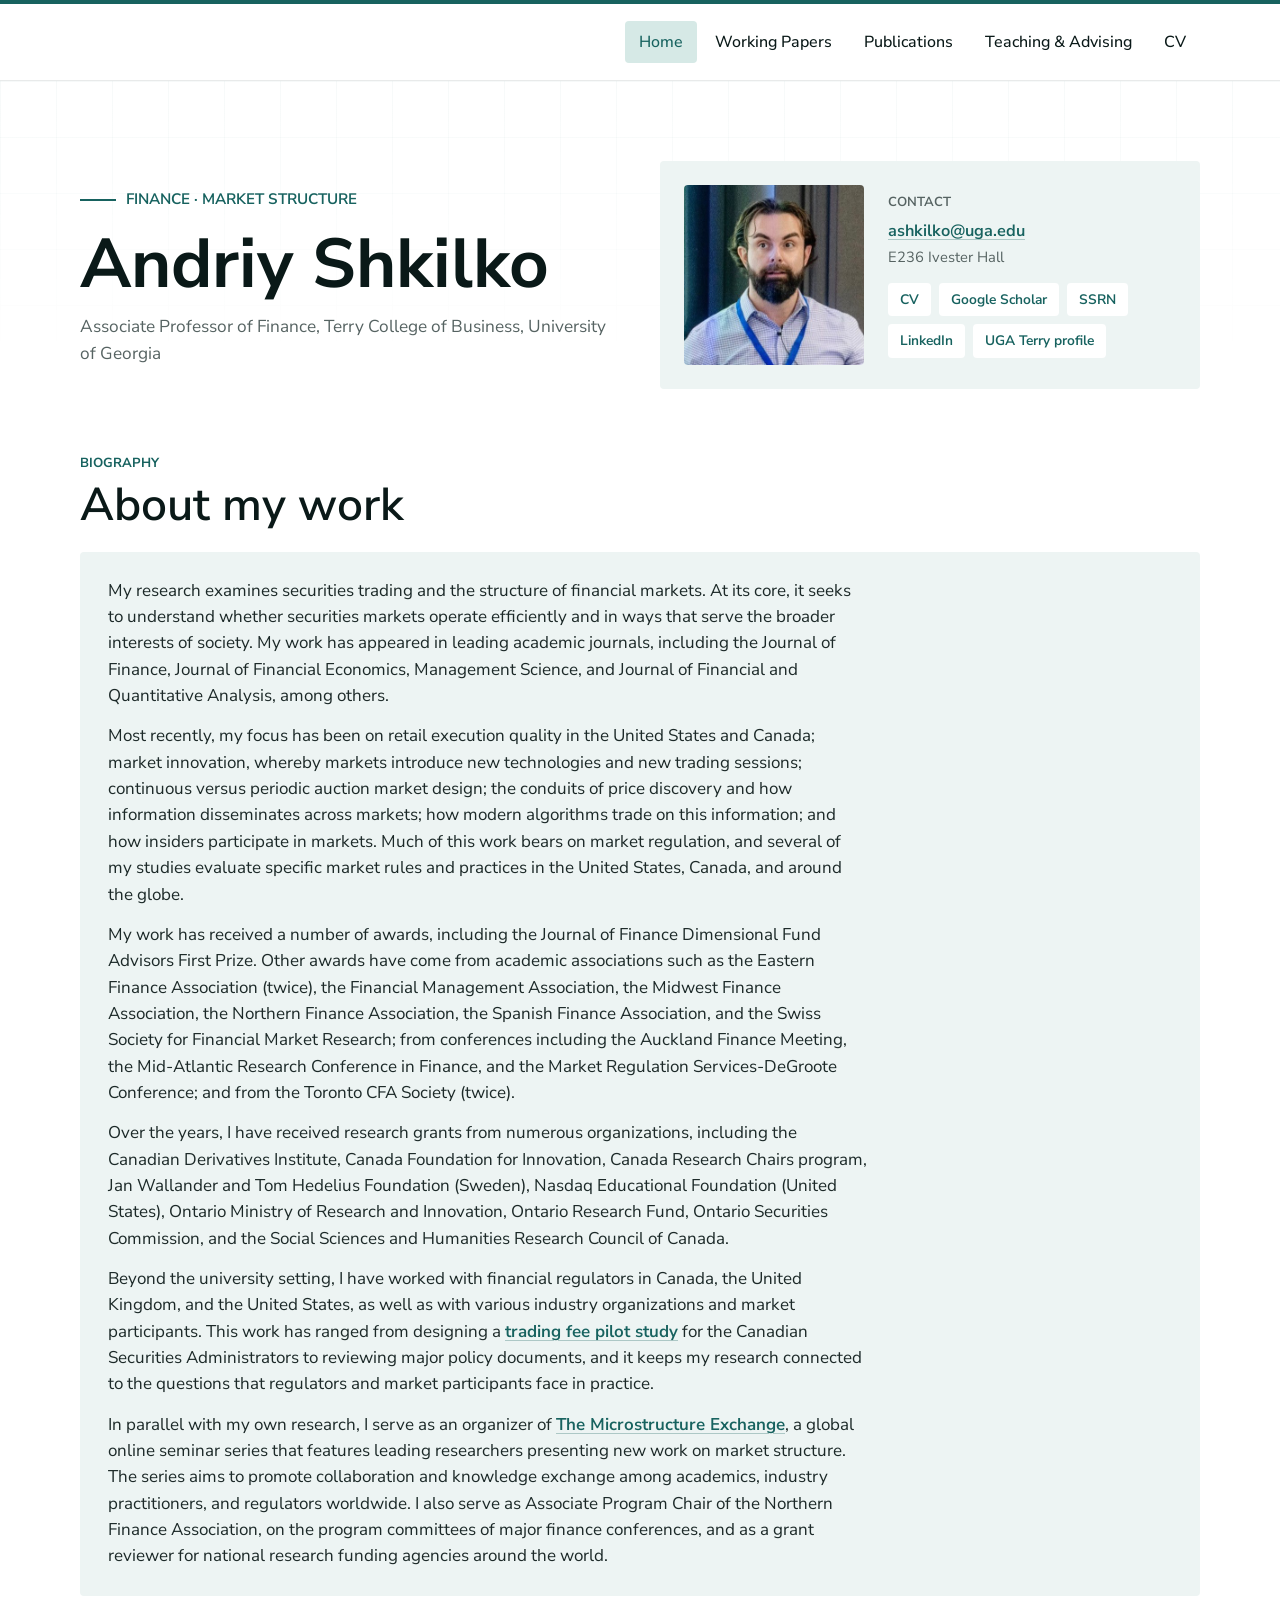
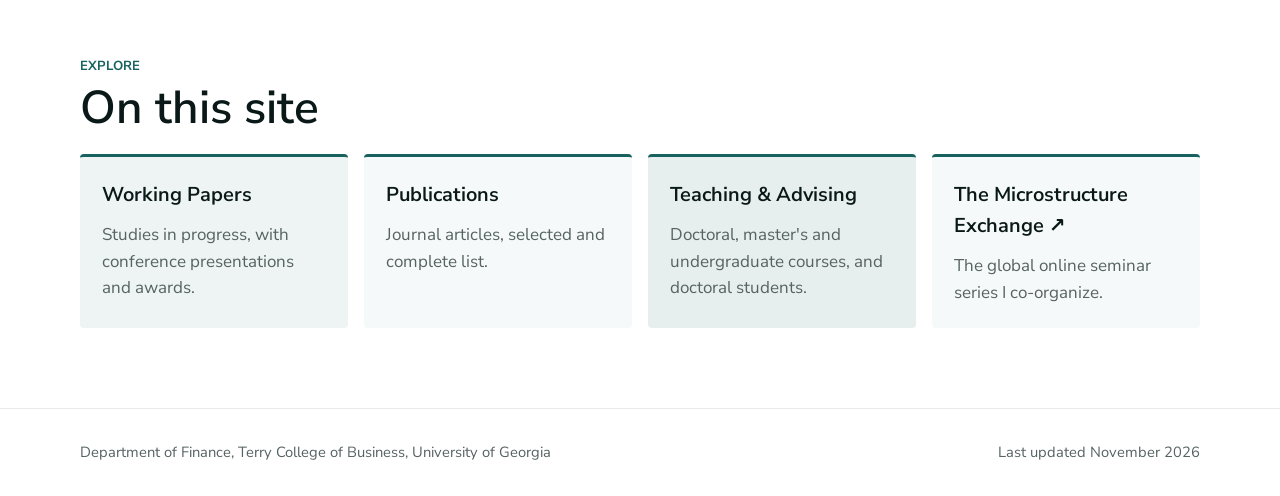
<file: index.html>
<!DOCTYPE html>
<html lang="en">
<head>
<meta charset="utf-8">
<meta name="viewport" content="width=device-width, initial-scale=1">
<title>Andriy Shkilko</title>
<meta name="description" content="Andriy Shkilko, Associate Professor of Finance, Terry College of Business, University of Georgia. Research on securities trading and market structure.">
<link rel="preconnect" href="https://fonts.googleapis.com">
<link rel="preconnect" href="https://fonts.gstatic.com" crossorigin>
<link href="https://fonts.googleapis.com/css2?family=Nunito+Sans:wght@400;500;600;700;800&display=swap" rel="stylesheet">
<link rel="stylesheet" href="site.css">
<link rel="icon" href="favicon.ico" sizes="any">
<link rel="icon" href="favicon.svg" type="image/svg+xml">
<link rel="apple-touch-icon" href="apple-touch-icon.png">
<meta name="theme-color" content="#17625f">
<link rel="canonical" href="https://andriyshkilko.com/">
<meta property="og:url" content="https://andriyshkilko.com/">
<meta property="og:type" content="website">
<meta property="og:site_name" content="Andriy Shkilko">
<meta property="og:title" content="Andriy Shkilko">
<meta property="og:description" content="Andriy Shkilko, Associate Professor of Finance, Terry College of Business, University of Georgia. Research on securities trading and market structure.">
<meta property="og:image" content="https://andriyshkilko.com/share-preview.jpg">
<meta property="og:image:width" content="1200">
<meta property="og:image:height" content="630">
<meta property="og:image:alt" content="Andriy Shkilko, Associate Professor of Finance, Terry College of Business, University of Georgia">
<meta name="twitter:card" content="summary_large_image">
<script type="application/ld+json">{"@context": "https://schema.org", "@type": "Person", "name": "Andriy Shkilko", "jobTitle": "Associate Professor of Finance", "affiliation": {"@type": "CollegeOrUniversity", "name": "Terry College of Business, University of Georgia"}, "image": "https://andriyshkilko.com/photo.jpg", "sameAs": ["https://www.terry.uga.edu/directory/andriy-shkilko/", "https://scholar.google.ca/citations?user=bDojNmYAAAAJ&hl=en", "https://papers.ssrn.com/sol3/cf_dev/AbsByAuth.cfm?per_id=385617", "https://www.linkedin.com/in/andriy-shkilko-00439b31/"], "knowsAbout": ["Securities trading", "Market structure", "Market microstructure", "Financial regulation"], "url": "https://andriyshkilko.com/"}</script>
</head>
<body>

<header class="topbar">
  <nav class="shell nav" aria-label="Primary navigation">
    <div class="navlinks">
      <a class="active" aria-current="page" href="index.html">Home</a>
      <a href="working-papers.html">Working Papers</a>
      <a href="publications.html">Publications</a>
      <a href="teaching.html">Teaching &amp; Advising</a>
      <a href="Shkilko-CV.pdf">CV</a>
    </div>
  </nav>
</header>

<section class="hero">
  <div class="shell hero-layout">
    <div>
      <p class="eyebrow">Finance &middot; Market structure</p>
      <h1>Andriy Shkilko</h1>
      <p class="role">Associate Professor of Finance, Terry College of Business, University of Georgia</p>
    </div>
    <aside class="hero-panel">
      <img src="photo.jpg" alt="Andriy Shkilko">
      <div>
        <span class="panel-label">Contact</span>
        <a class="panel-email" id="email" data-u="ashkilko" data-d="uga" data-t="edu">ashkilko at uga dot edu</a>
        <span class="panel-office">E236 Ivester Hall</span>
        <div class="pills">
          <a class="pill" href="Shkilko-CV.pdf">CV</a>
          <a class="pill" href="https://scholar.google.ca/citations?user=bDojNmYAAAAJ&hl=en">Google Scholar</a>
          <a class="pill" href="https://papers.ssrn.com/sol3/cf_dev/AbsByAuth.cfm?per_id=385617">SSRN</a>
          <a class="pill" href="https://www.linkedin.com/in/andriy-shkilko-00439b31/">LinkedIn</a>
          <a class="pill" href="https://www.terry.uga.edu/directory/andriy-shkilko/">UGA Terry profile</a>
        </div>
      </div>
    </aside>
  </div>
</section>

<main class="shell">
<section class="section" id="biography">
  <p class="section-kicker">Biography</p>
  <h2>About my work</h2>
  <div class="card">
    <p>My research examines securities trading and the structure of financial markets. At its core, it seeks to understand whether securities markets operate efficiently and in ways that serve the broader interests of society. My work has appeared in leading academic journals, including the Journal of Finance, Journal of Financial Economics, Management Science, and Journal of Financial and Quantitative Analysis, among others.</p>
    <p>Most recently, my focus has been on retail execution quality in the United States and Canada; market innovation, whereby markets introduce new technologies and new trading sessions; continuous versus periodic auction market design; the conduits of price discovery and how information disseminates across markets; how modern algorithms trade on this information; and how insiders participate in markets. Much of this work bears on market regulation, and several of my studies evaluate specific market rules and practices in the United States, Canada, and around the globe.</p>
    <p>My work has received a number of awards, including the Journal of Finance Dimensional Fund Advisors First Prize. Other awards have come from academic associations such as the Eastern Finance Association (twice), the Financial Management Association, the Midwest Finance Association, the Northern Finance Association, the Spanish Finance Association, and the Swiss Society for Financial Market Research; from conferences including the Auckland Finance Meeting, the Mid-Atlantic Research Conference in Finance, and the Market Regulation Services-DeGroote Conference; and from the Toronto CFA Society (twice).</p>
    <p>Over the years, I have received research grants from numerous organizations, including the Canadian Derivatives Institute, Canada Foundation for Innovation, Canada Research Chairs program, Jan Wallander and Tom Hedelius Foundation (Sweden), Nasdaq Educational Foundation (United States), Ontario Ministry of Research and Innovation, Ontario Research Fund, Ontario Securities Commission, and the Social Sciences and Humanities Research Council of Canada.</p>
    <p>Beyond the university setting, I have worked with financial regulators in Canada, the United Kingdom, and the United States, as well as with various industry organizations and market participants. This work has ranged from designing a <a href="https://www.bcsc.bc.ca/-/media/PWS/Resources/Securities_Law/Policies/Policy2/23325--Appendix-A--Design-Report-for-the-CSA-Pilot-Study-on-Rebate-Prohibition-January-23-2020.pdf">trading fee pilot study</a> for the Canadian Securities Administrators to reviewing major policy documents, and it keeps my research connected to the questions that regulators and market participants face in practice.</p>
    <p>In parallel with my own research, I serve as an organizer of <a href="https://microstructure.exchange/">The Microstructure Exchange</a>, a global online seminar series that features leading researchers presenting new work on market structure. The series aims to promote collaboration and knowledge exchange among academics, industry practitioners, and regulators worldwide. I also serve as Associate Program Chair of the Northern Finance Association, on the program committees of major finance conferences, and as a grant reviewer for national research funding agencies around the world.</p>
  </div>
</section>

<section class="section">
  <p class="section-kicker">Explore</p>
  <h2>On this site</h2>
  <div class="landing">
    <a href="working-papers.html"><strong>Working Papers</strong><span>Studies in progress, with conference presentations and awards.</span></a>
    <a href="publications.html"><strong>Publications</strong><span>Journal articles, selected and complete list.</span></a>
    <a href="teaching.html"><strong>Teaching &amp; Advising</strong><span>Doctoral, master's and undergraduate courses, and doctoral students.</span></a>
    <a href="https://microstructure.exchange/" target="_blank" rel="noopener"><strong>The Microstructure Exchange &#8599;</strong><span>The global online seminar series I co-organize.</span></a>
  </div>
</section>
</main>

<footer>
  <div class="shell footer-row">
    <span>Department of Finance, Terry College of Business, University of Georgia</span>
    <span>Last updated November 2026</span>
  </div>
</footer>
<script>
(function () {
  var a = document.getElementById("email");
  if (!a) return;
  var addr = a.dataset.u + "@" + a.dataset.d + "." + a.dataset.t;
  a.href = "mai" + "lto:" + addr;
  a.textContent = addr;
})();
</script>

</body>
</html>
</file>
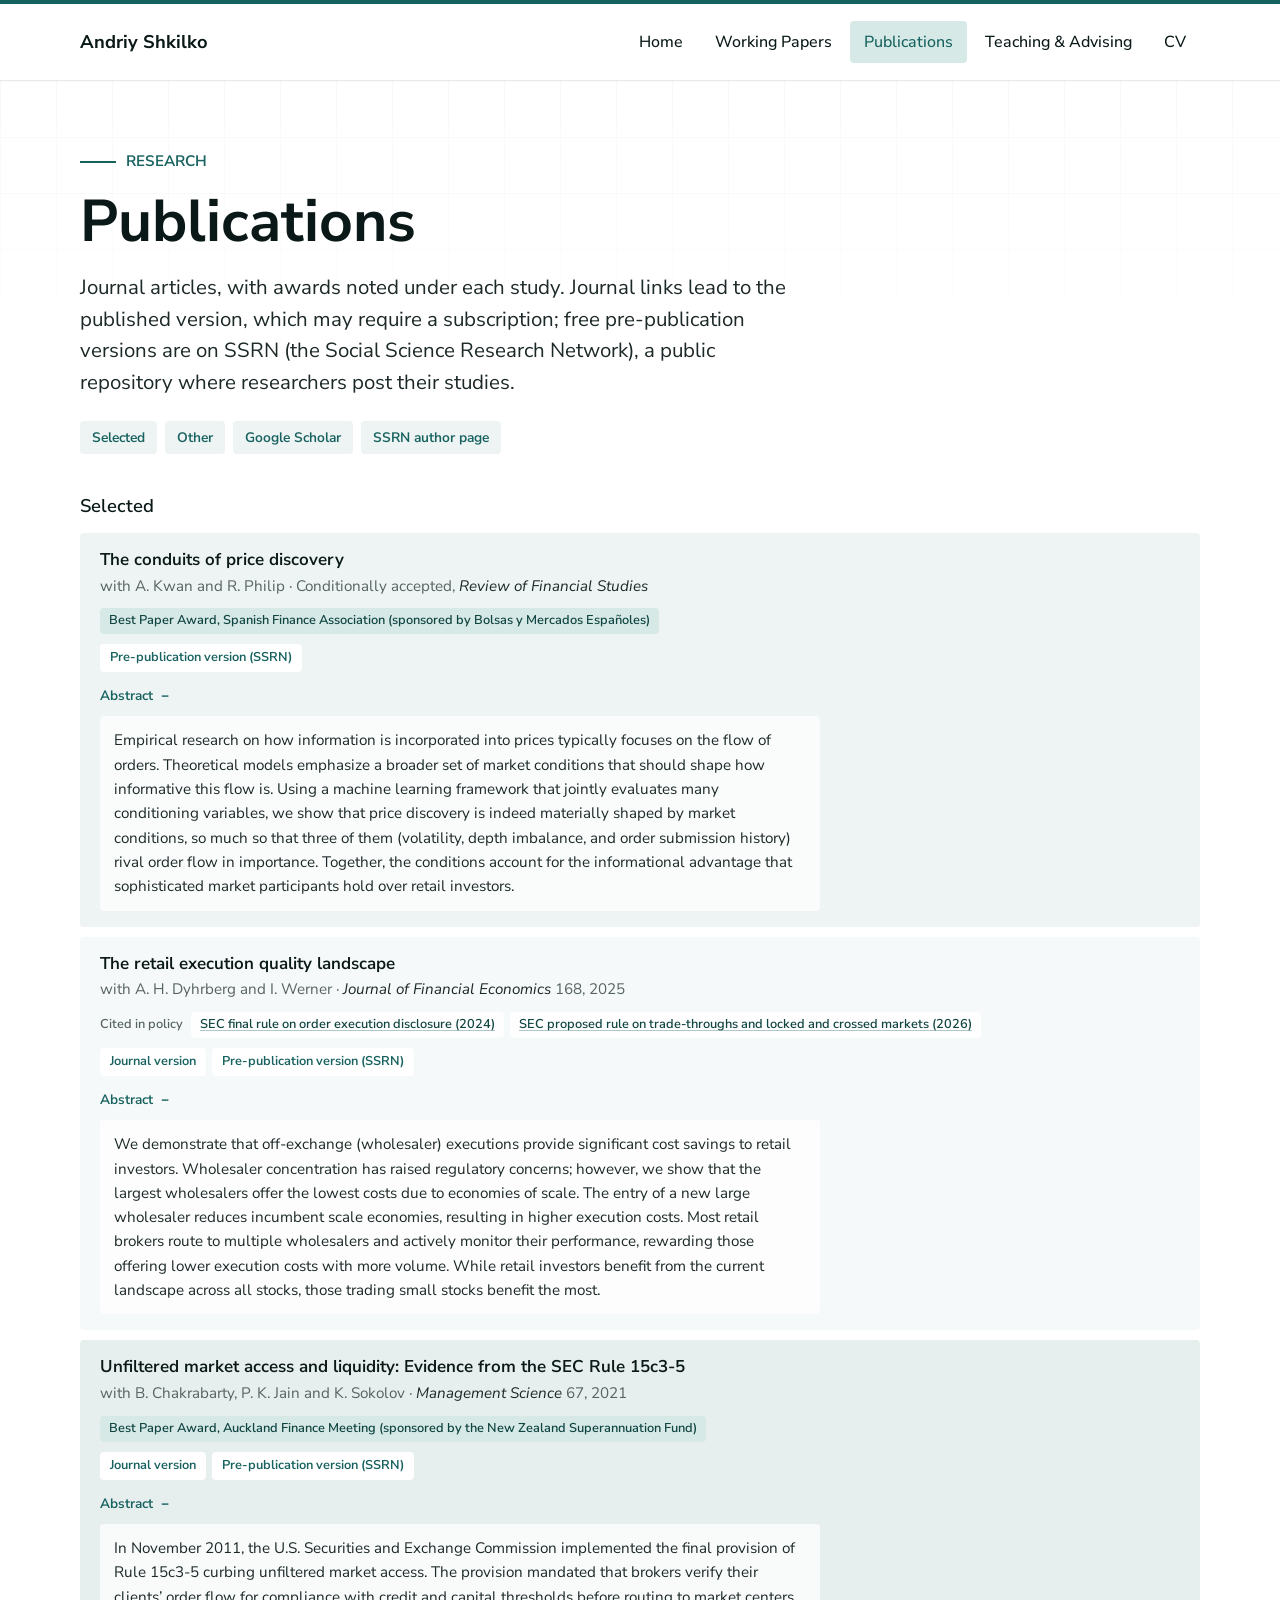
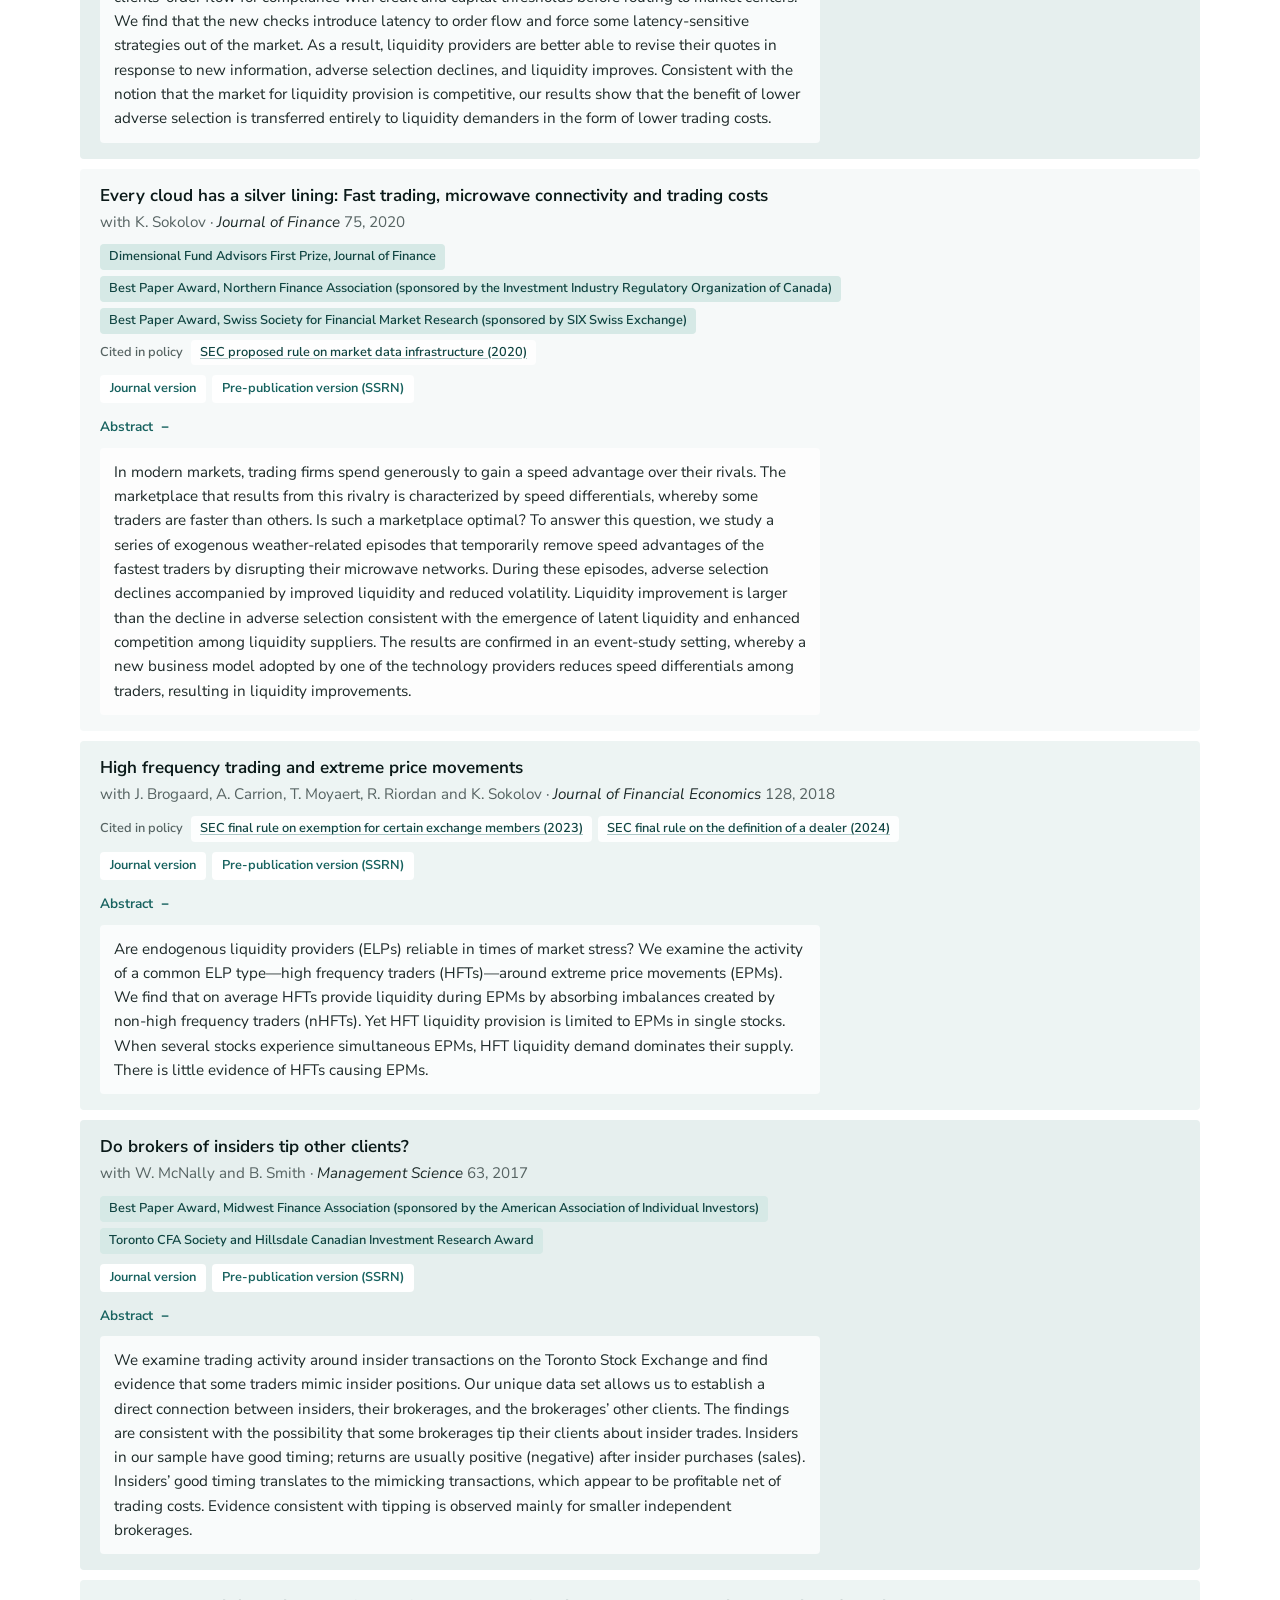
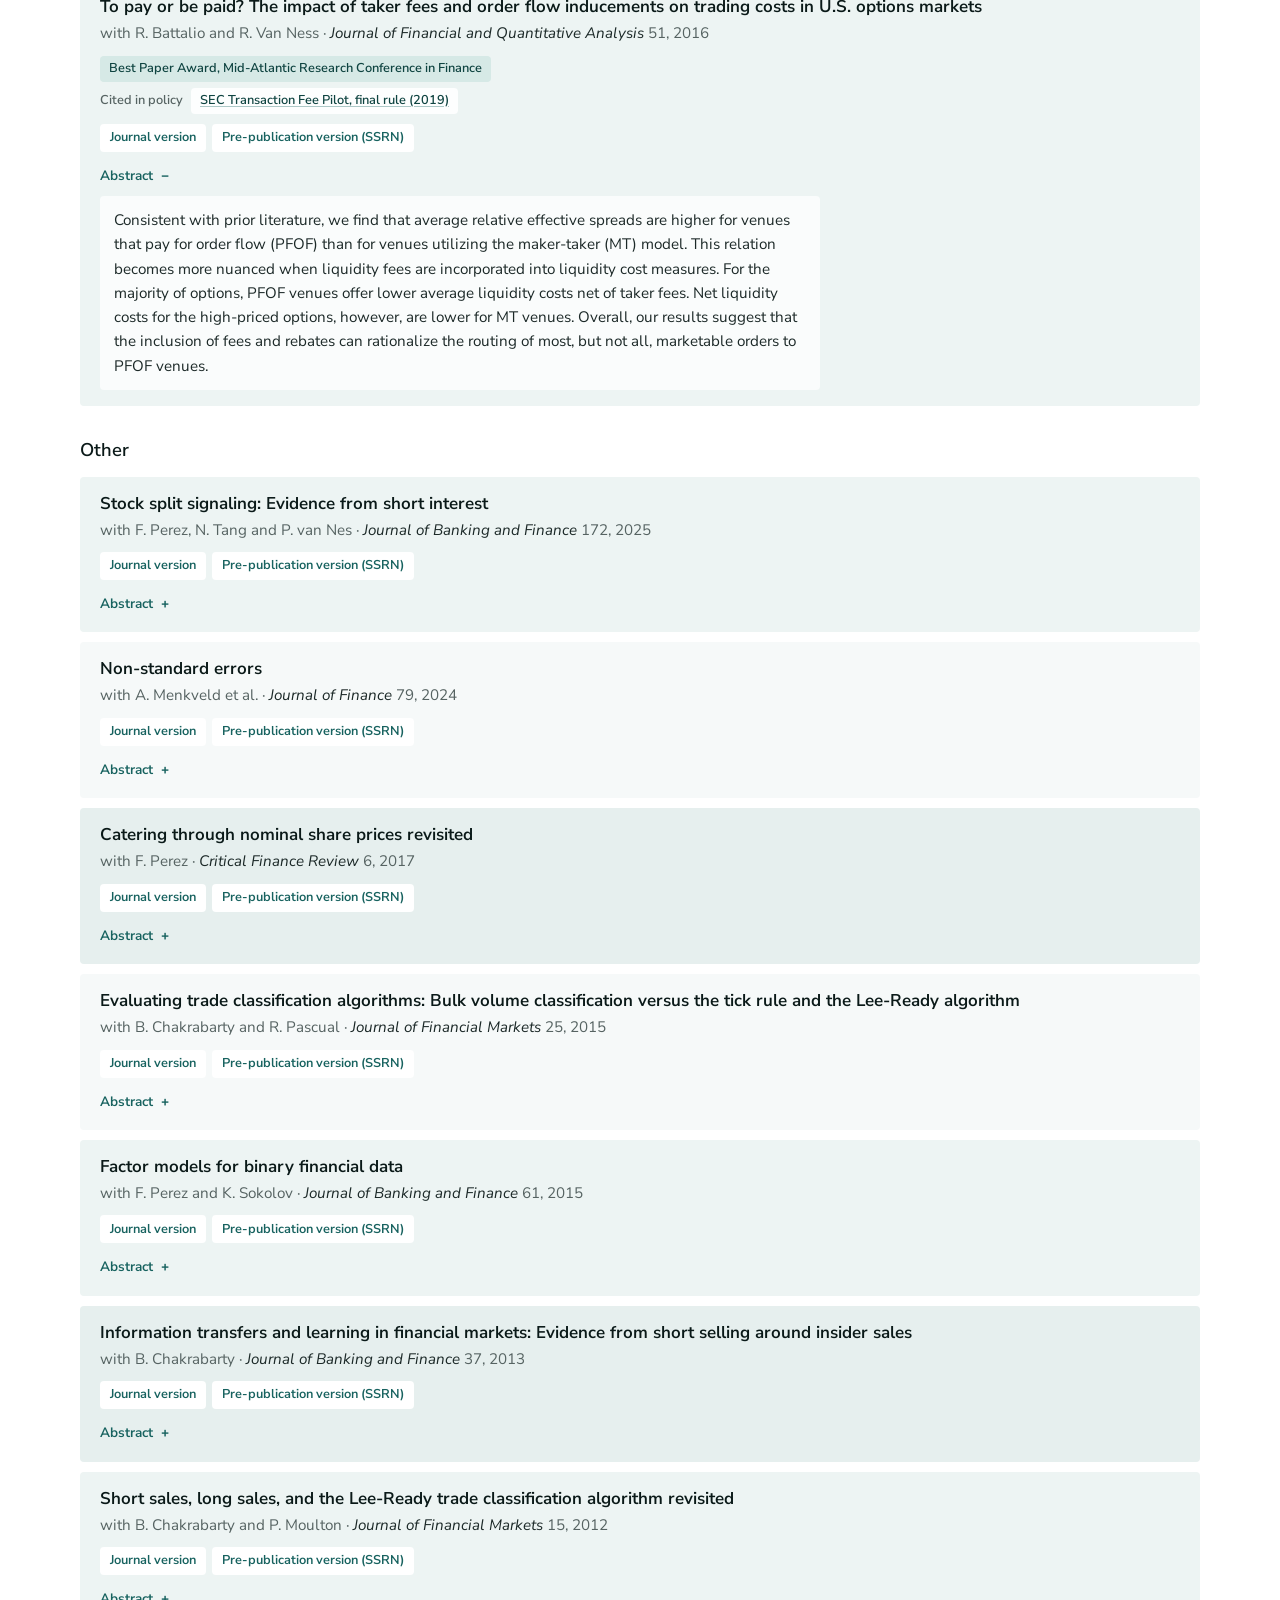
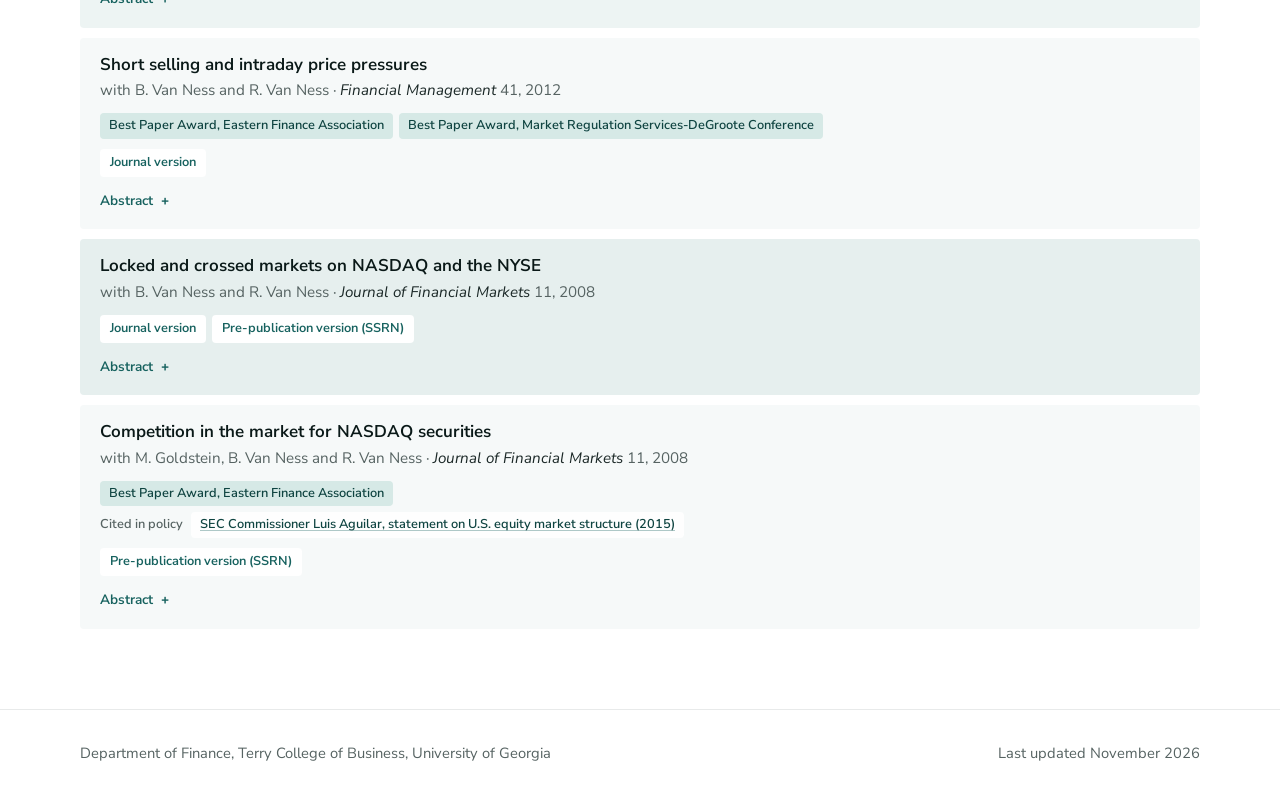
<file: publications.html>
<!DOCTYPE html>
<html lang="en">
<head>
<meta charset="utf-8">
<meta name="viewport" content="width=device-width, initial-scale=1">
<title>Publications | Andriy Shkilko</title>
<meta name="description" content="Journal articles by Andriy Shkilko on securities trading and market structure.">
<link rel="preconnect" href="https://fonts.googleapis.com">
<link rel="preconnect" href="https://fonts.gstatic.com" crossorigin>
<link href="https://fonts.googleapis.com/css2?family=Nunito+Sans:wght@400;500;600;700;800&display=swap" rel="stylesheet">
<link rel="stylesheet" href="site.css">
<link rel="icon" href="favicon.ico" sizes="any">
<link rel="icon" href="favicon.svg" type="image/svg+xml">
<link rel="apple-touch-icon" href="apple-touch-icon.png">
<meta name="theme-color" content="#17625f">
<link rel="canonical" href="https://andriyshkilko.com/publications.html">
<meta property="og:url" content="https://andriyshkilko.com/publications.html">
<meta property="og:type" content="website">
<meta property="og:site_name" content="Andriy Shkilko">
<meta property="og:title" content="Publications | Andriy Shkilko">
<meta property="og:description" content="Journal articles by Andriy Shkilko on securities trading and market structure.">
<meta property="og:image" content="https://andriyshkilko.com/share-preview.jpg">
<meta property="og:image:width" content="1200">
<meta property="og:image:height" content="630">
<meta property="og:image:alt" content="Andriy Shkilko, Associate Professor of Finance, Terry College of Business, University of Georgia">
<meta name="twitter:card" content="summary_large_image">
</head>
<body>

<header class="topbar">
  <nav class="shell nav" aria-label="Primary navigation">
    <a class="brand" href="index.html">Andriy Shkilko</a>
    <div class="navlinks">
      <a href="index.html">Home</a>
      <a href="working-papers.html">Working Papers</a>
      <a class="active" aria-current="page" href="publications.html">Publications</a>
      <a href="teaching.html">Teaching &amp; Advising</a>
      <a href="Shkilko-CV.pdf">CV</a>
    </div>
  </nav>
</header>

<section class="hero compact">
  <div class="shell">
    <p class="eyebrow">Research</p>
    <h1>Publications</h1>
    <p class="lead">Journal articles, with awards noted under each study. Journal links lead to the published version, which may require a subscription; free pre-publication versions are on SSRN (the Social Science Research Network), a public repository where researchers post their studies.</p>
    <div class="subnav"><a class="pill" href="#selected">Selected</a><a class="pill" href="#other">Other</a><a class="pill" href="https://scholar.google.ca/citations?user=bDojNmYAAAAJ&hl=en">Google Scholar</a><a class="pill" href="https://papers.ssrn.com/sol3/cf_dev/AbsByAuth.cfm?per_id=385617">SSRN author page</a></div>
  </div>
</section>

<main class="shell">
<section class="section" id="publications">
  <h3 id="selected">Selected</h3>
  <ol class="rows">
    <li class="row"><strong>The conduits of price discovery</strong>
      <span class="meta">with A. Kwan and R. Philip &middot; Conditionally accepted, <span class="journal">Review of Financial Studies</span></span>
      <div class="tags"><span class="tag award">Best Paper Award, Spanish Finance Association (sponsored by Bolsas y Mercados Espa&ntilde;oles)</span></div>
      <div class="paper-actions"><a class="pill" href="https://papers.ssrn.com/sol3/papers.cfm?abstract_id=3710491">Pre-publication version (SSRN)</a></div>
      <details class="abstract" open><summary>Abstract</summary><p>Empirical research on how information is incorporated into prices typically focuses on the flow of orders. Theoretical models emphasize a broader set of market conditions that should shape how informative this flow is. Using a machine learning framework that jointly evaluates many conditioning variables, we show that price discovery is indeed materially shaped by market conditions, so much so that three of them (volatility, depth imbalance, and order submission history) rival order flow in importance. Together, the conditions account for the informational advantage that sophisticated market participants hold over retail investors.</p></details></li>
    <li class="row"><strong>The retail execution quality landscape</strong>
      <span class="meta">with A. H. Dyhrberg and I. Werner &middot; <span class="journal">Journal of Financial Economics</span> 168, 2025</span>
      <div class="tags"><span class="tag-label">Cited in policy</span><a class="tag policy" href="https://www.federalregister.gov/documents/2024/04/15/2024-05556/disclosure-of-order-execution-information">SEC final rule on order execution disclosure (2024)</a><a class="tag policy" href="https://www.federalregister.gov/documents/2026/06/17/2026-12163/the-trade-through-rule-and-locked-and-crossed-markets-provisions-of-regulation-nms">SEC proposed rule on trade-throughs and locked and crossed markets (2026)</a></div>
      <div class="paper-actions"><a class="pill" href="https://doi.org/10.1016/j.jfineco.2025.104051">Journal version</a><a class="pill" href="https://papers.ssrn.com/sol3/papers.cfm?abstract_id=4313095">Pre-publication version (SSRN)</a></div>
      <details class="abstract" open><summary>Abstract</summary><p>We demonstrate that off-exchange (wholesaler) executions provide significant cost savings to retail investors. Wholesaler concentration has raised regulatory concerns; however, we show that the largest wholesalers offer the lowest costs due to economies of scale. The entry of a new large wholesaler reduces incumbent scale economies, resulting in higher execution costs. Most retail brokers route to multiple wholesalers and actively monitor their performance, rewarding those offering lower execution costs with more volume. While retail investors benefit from the current landscape across all stocks, those trading small stocks benefit the most.</p></details></li>
    <li class="row"><strong>Unfiltered market access and liquidity: Evidence from the SEC Rule 15c3-5</strong>
      <span class="meta">with B. Chakrabarty, P. K. Jain and K. Sokolov &middot; <span class="journal">Management Science</span> 67, 2021</span>
      <div class="tags"><span class="tag award">Best Paper Award, Auckland Finance Meeting (sponsored by the New Zealand Superannuation Fund)</span></div>
      <div class="paper-actions"><a class="pill" href="https://doi.org/10.1287/mnsc.2019.3466">Journal version</a><a class="pill" href="https://papers.ssrn.com/sol3/papers.cfm?abstract_id=2328231">Pre-publication version (SSRN)</a></div>
      <details class="abstract" open><summary>Abstract</summary><p>In November 2011, the U.S. Securities and Exchange Commission implemented the final provision of Rule 15c3-5 curbing unfiltered market access. The provision mandated that brokers verify their clients’ order flow for compliance with credit and capital thresholds before routing to market centers. We find that the new checks introduce latency to order flow and force some latency-sensitive strategies out of the market. As a result, liquidity providers are better able to revise their quotes in response to new information, adverse selection declines, and liquidity improves. Consistent with the notion that the market for liquidity provision is competitive, our results show that the benefit of lower adverse selection is transferred entirely to liquidity demanders in the form of lower trading costs.</p></details></li>
    <li class="row"><strong>Every cloud has a silver lining: Fast trading, microwave connectivity and trading costs</strong>
      <span class="meta">with K. Sokolov &middot; <span class="journal">Journal of Finance</span> 75, 2020</span>
      <div class="tags"><span class="tag award">Dimensional Fund Advisors First Prize, Journal of Finance</span><span class="tag award">Best Paper Award, Northern Finance Association (sponsored by the Investment Industry Regulatory Organization of Canada)</span><span class="tag award">Best Paper Award, Swiss Society for Financial Market Research (sponsored by SIX Swiss Exchange)</span></div>
      <div class="tags"><span class="tag-label">Cited in policy</span><a class="tag policy" href="https://www.federalregister.gov/documents/2020/03/24/2020-03760/market-data-infrastructure">SEC proposed rule on market data infrastructure (2020)</a></div>
      <div class="paper-actions"><a class="pill" href="https://doi.org/10.1111/jofi.12969">Journal version</a><a class="pill" href="https://papers.ssrn.com/sol3/papers.cfm?abstract_id=2848562">Pre-publication version (SSRN)</a></div>
      <details class="abstract" open><summary>Abstract</summary><p>In modern markets, trading firms spend generously to gain a speed advantage over their rivals. The marketplace that results from this rivalry is characterized by speed differentials, whereby some traders are faster than others. Is such a marketplace optimal? To answer this question, we study a series of exogenous weather-related episodes that temporarily remove speed advantages of the fastest traders by disrupting their microwave networks. During these episodes, adverse selection declines accompanied by improved liquidity and reduced volatility. Liquidity improvement is larger than the decline in adverse selection consistent with the emergence of latent liquidity and enhanced competition among liquidity suppliers. The results are confirmed in an event-study setting, whereby a new business model adopted by one of the technology providers reduces speed differentials among traders, resulting in liquidity improvements.</p></details></li>
    <li class="row"><strong>High frequency trading and extreme price movements</strong>
      <span class="meta">with J. Brogaard, A. Carrion, T. Moyaert, R. Riordan and K. Sokolov &middot; <span class="journal">Journal of Financial Economics</span> 128, 2018</span>
      <div class="tags"><span class="tag-label">Cited in policy</span><a class="tag policy" href="https://www.federalregister.gov/documents/2023/09/07/2023-18658/exemption-for-certain-exchange-members">SEC final rule on exemption for certain exchange members (2023)</a><a class="tag policy" href="https://www.federalregister.gov/documents/2024/02/29/2024-02837/further-definition-of-as-a-part-of-a-regular-business-in-the-definition-of-dealer-and-government">SEC final rule on the definition of a dealer (2024)</a></div>
      <div class="paper-actions"><a class="pill" href="https://doi.org/10.1016/j.jfineco.2018.02.002">Journal version</a><a class="pill" href="https://papers.ssrn.com/sol3/papers.cfm?abstract_id=2531122">Pre-publication version (SSRN)</a></div>
      <details class="abstract" open><summary>Abstract</summary><p>Are endogenous liquidity providers (ELPs) reliable in times of market stress? We examine the activity of a common ELP type—high frequency traders (HFTs)—around extreme price movements (EPMs). We find that on average HFTs provide liquidity during EPMs by absorbing imbalances created by non-high frequency traders (nHFTs). Yet HFT liquidity provision is limited to EPMs in single stocks. When several stocks experience simultaneous EPMs, HFT liquidity demand dominates their supply. There is little evidence of HFTs causing EPMs.</p></details></li>
    <li class="row"><strong>Do brokers of insiders tip other clients?</strong>
      <span class="meta">with W. McNally and B. Smith &middot; <span class="journal">Management Science</span> 63, 2017</span>
      <div class="tags"><span class="tag award">Best Paper Award, Midwest Finance Association (sponsored by the American Association of Individual Investors)</span><span class="tag award">Toronto CFA Society and Hillsdale Canadian Investment Research Award</span></div>
      <div class="paper-actions"><a class="pill" href="https://doi.org/10.1287/mnsc.2015.2287">Journal version</a><a class="pill" href="https://papers.ssrn.com/sol3/papers.cfm?abstract_id=3127731">Pre-publication version (SSRN)</a></div>
      <details class="abstract" open><summary>Abstract</summary><p>We examine trading activity around insider transactions on the Toronto Stock Exchange and find evidence that some traders mimic insider positions. Our unique data set allows us to establish a direct connection between insiders, their brokerages, and the brokerages’ other clients. The findings are consistent with the possibility that some brokerages tip their clients about insider trades. Insiders in our sample have good timing; returns are usually positive (negative) after insider purchases (sales). Insiders’ good timing translates to the mimicking transactions, which appear to be profitable net of trading costs. Evidence consistent with tipping is observed mainly for smaller independent brokerages.</p></details></li>
    <li class="row"><strong>To pay or be paid? The impact of taker fees and order flow inducements on trading costs in U.S. options markets</strong>
      <span class="meta">with R. Battalio and R. Van Ness &middot; <span class="journal">Journal of Financial and Quantitative Analysis</span> 51, 2016</span>
      <div class="tags"><span class="tag award">Best Paper Award, Mid-Atlantic Research Conference in Finance</span></div>
      <div class="tags"><span class="tag-label">Cited in policy</span><a class="tag policy" href="https://www.federalregister.gov/documents/2019/02/20/2018-27982/transaction-fee-pilot-for-nms-stocks">SEC Transaction Fee Pilot, final rule (2019)</a></div>
      <div class="paper-actions"><a class="pill" href="https://doi.org/10.1017/S0022109016000582">Journal version</a><a class="pill" href="https://papers.ssrn.com/sol3/papers.cfm?abstract_id=1954119">Pre-publication version (SSRN)</a></div>
      <details class="abstract" open><summary>Abstract</summary><p>Consistent with prior literature, we find that average relative effective spreads are higher for venues that pay for order flow (PFOF) than for venues utilizing the maker-taker (MT) model. This relation becomes more nuanced when liquidity fees are incorporated into liquidity cost measures. For the majority of options, PFOF venues offer lower average liquidity costs net of taker fees. Net liquidity costs for the high-priced options, however, are lower for MT venues. Overall, our results suggest that the inclusion of fees and rebates can rationalize the routing of most, but not all, marketable orders to PFOF venues.</p></details></li>
  </ol>

  <h3 id="other">Other</h3>
  <ol class="rows">
    <li class="row"><strong>Stock split signaling: Evidence from short interest</strong>
      <span class="meta">with F. Perez, N. Tang and P. van Nes &middot; <span class="journal">Journal of Banking and Finance</span> 172, 2025</span>
      <div class="paper-actions"><a class="pill" href="https://doi.org/10.1016/j.jbankfin.2025.107394">Journal version</a><a class="pill" href="https://papers.ssrn.com/sol3/papers.cfm?abstract_id=5109212">Pre-publication version (SSRN)</a></div>
      <details class="abstract"><summary>Abstract</summary><p>We test the split signaling hypothesis by examining the reaction of sophisticated investors to stock split announcements. Return-based tests of signaling used in earlier studies produce conflicting results and have been criticized as unreliable. We overcome this issue by focusing on the long-term post-split behavior of short sellers, who are widely regarded as sophisticated investors. Upon controlling for alternative hypotheses and conventional short selling determinants, we find a substantial reduction in short interest in reaction to split announcements. Furthermore, consistent with signaling, the degree of the reduction is positively related to signal strength and to the splitter's level of information asymmetry. Overall, our results are consistent with the view that firms use stock splits to relay positive value-relevant signals.</p></details></li>
    <li class="row"><strong>Non-standard errors</strong>
      <span class="meta">with A. Menkveld et al. &middot; <span class="journal">Journal of Finance</span> 79, 2024</span>
      <div class="paper-actions"><a class="pill" href="https://doi.org/10.1111/jofi.13337">Journal version</a><a class="pill" href="https://papers.ssrn.com/sol3/papers.cfm?abstract_id=3961574">Pre-publication version (SSRN)</a></div>
      <details class="abstract"><summary>Abstract</summary><p>In statistics, samples are drawn from a population in a data‐generating process (DGP). Standard errors measure the uncertainty in estimates of population parameters. In science, evidence is generated to test hypotheses in an evidence‐generating process (EGP). We claim that EGP variation across researchers adds uncertainty—nonstandard errors (NSEs). We study NSEs by letting 164 teams test the same hypotheses on the same data. NSEs turn out to be sizable, but smaller for more reproducible or higher rated research. Adding peer‐review stages reduces NSEs. We further find that this type of uncertainty is underestimated by participants.</p></details></li>
    <li class="row"><strong>Catering through nominal share prices revisited</strong>
      <span class="meta">with F. Perez &middot; <span class="journal">Critical Finance Review</span> 6, 2017</span>
      <div class="paper-actions"><a class="pill" href="https://doi.org/10.1561/104.00000042">Journal version</a><a class="pill" href="https://papers.ssrn.com/sol3/papers.cfm?abstract_id=3125504">Pre-publication version (SSRN)</a></div>
      <details class="abstract"><summary>Abstract</summary><p>Finance research suggests that firms cater to investors’ time-varying preference for low-priced stocks by managing nominal share prices. We show that the existing empirical tests of such catering use highly persistent data that may lead to finding significant relations between variables that are actually independent (spurious regression bias). We revisit the catering hypothesis applying five estimation techniques that reduce the effects of data persistence. Adjusted for persistence, the data offer little evidence that stock splits respond to catering incentives. There is some, although mixed, evidence that catering incentives affect the firms’ choice of the post-split prices and the IPO prices.</p></details></li>
    <li class="row"><strong>Evaluating trade classification algorithms: Bulk volume classification versus the tick rule and the Lee-Ready algorithm</strong>
      <span class="meta">with B. Chakrabarty and R. Pascual &middot; <span class="journal">Journal of Financial Markets</span> 25, 2015</span>
      <div class="paper-actions"><a class="pill" href="https://doi.org/10.1016/j.finmar.2015.06.001">Journal version</a><a class="pill" href="https://papers.ssrn.com/sol3/papers.cfm?abstract_id=2182819">Pre-publication version (SSRN)</a></div>
      <details class="abstract"><summary>Abstract</summary><p>We compare the accuracy of the bulk volume classification (BVC) to that of the tick rule (TR) and the Lee-Ready (LR) algorithm for a large sample of equities. TR and LR produce significantly better classifications than the BVC. This result applies to stocks of all sizes, including the most frequently traded. Iteratively optimizing the BVC improves its performance, but the conventional rules still outperform. TR and LR produce more accurate estimates of the volume-synchronized probability of informed trading. Order imbalances computed using TR and LR are comparable to those computed using the BVC in explaining returns, liquidity, and trading costs.</p></details></li>
    <li class="row"><strong>Factor models for binary financial data</strong>
      <span class="meta">with F. Perez and K. Sokolov &middot; <span class="journal">Journal of Banking and Finance</span> 61, 2015</span>
      <div class="paper-actions"><a class="pill" href="https://doi.org/10.1016/j.jbankfin.2015.08.012">Journal version</a><a class="pill" href="https://papers.ssrn.com/sol3/papers.cfm?abstract_id=3106501">Pre-publication version (SSRN)</a></div>
      <details class="abstract"><summary>Abstract</summary><p>Researchers are often interested in modeling binary decisions made by firms (e.g., the yes or no decisions to split the shares, initiate a dividend, or acquire another firm) as functions of economy-wide variables (common factors). Although factor models for continuous dependent variables are used widely, the toolkit of a financial researcher does not contain a generally accepted methodology that allows estimating factor models for binary dependent variables. In this paper, we study such a methodology. Using simulations, we identify data characteristics that allow for reliable estimates of factor parameters and conclude that the methodology is appropriate for the panel datasets of the type often used in finance. As an illustration, we use the methodology to address a currently debated issue of common factors in firms’ decisions to split their shares.</p></details></li>
    <li class="row"><strong>Information transfers and learning in financial markets: Evidence from short selling around insider sales</strong>
      <span class="meta">with B. Chakrabarty &middot; <span class="journal">Journal of Banking and Finance</span> 37, 2013</span>
      <div class="paper-actions"><a class="pill" href="https://doi.org/10.1016/j.jbankfin.2012.12.017">Journal version</a><a class="pill" href="https://papers.ssrn.com/sol3/papers.cfm?abstract_id=1083795">Pre-publication version (SSRN)</a></div>
      <details class="abstract"><summary>Abstract</summary><p>We document significant increases in short positions on days when company insiders sell their firms’ shares. Short selling increases before insider sales are publicly reported and often before insiders finish selling. Furthermore, the magnitude of short selling activity is consistent with short sellers’ knowledge of the insider’s rank (e.g., CEO, CFO, or a lower-ranked manager) and with knowledge of the unobservable size of the insider’s trading position. We show that short sellers’ superior timing is consistent with (i) monitoring of order flow and (ii) obtaining price-relevant information from brokerages that execute insider sales. Some of our results extend to insider purchases.</p></details></li>
    <li class="row"><strong>Short sales, long sales, and the Lee-Ready trade classification algorithm revisited</strong>
      <span class="meta">with B. Chakrabarty and P. Moulton &middot; <span class="journal">Journal of Financial Markets</span> 15, 2012</span>
      <div class="paper-actions"><a class="pill" href="https://doi.org/10.1016/j.finmar.2012.01.001">Journal version</a><a class="pill" href="https://papers.ssrn.com/sol3/papers.cfm?abstract_id=1755025">Pre-publication version (SSRN)</a></div>
      <details class="abstract"><summary>Abstract</summary><p>Asquith et al. (2010) conclude that short sales are often misclassified by the Lee-Ready algorithm. The algorithm identifies most short sales as buyer-initiated, whereas the authors posit that short sales should be overwhelmingly seller-initiated. Using order data to identify true trade initiator, we document that short sales are, in fact, predominantly buyer-initiated and that the Lee-Ready algorithm correctly classifies most of them. Misclassification rates for short and long sales are near zero at the daily level. At the trade level, misclassification rates are 31% using contemporaneous quotes and trades and decline to 21% when quotes are lagged one second.</p></details></li>
    <li class="row"><strong>Short selling and intraday price pressures</strong>
      <span class="meta">with B. Van Ness and R. Van Ness &middot; <span class="journal">Financial Management</span> 41, 2012</span>
      <div class="tags"><span class="tag award">Best Paper Award, Eastern Finance Association</span><span class="tag award">Best Paper Award, Market Regulation Services-DeGroote Conference</span></div>
      <div class="paper-actions"><a class="pill" href="https://doi.org/10.1111/j.1755-053X.2012.01189.x">Journal version</a></div>
      <details class="abstract"><summary>Abstract</summary><p>We study episodes of significant intraday downward price pressures in individual stocks and find that price declines during such episodes are driven mainly by liquidity demanding nonshort volume. Although short sellers during these price pressure episodes are also active and somewhat exacerbate the magnitude of price declines, their influence on prices is secondary to that of nonshort sellers. As such, our findings are inconsistent with the recently reignited allegations of systematic trading abuses caused solely by short sellers and might shed light on the debate regarding the need to reinstitute short selling restrictions.</p></details></li>
    <li class="row"><strong>Locked and crossed markets on NASDAQ and the NYSE</strong>
      <span class="meta">with B. Van Ness and R. Van Ness &middot; <span class="journal">Journal of Financial Markets</span> 11, 2008</span>
      <div class="paper-actions"><a class="pill" href="https://doi.org/10.1016/j.finmar.2007.02.001">Journal version</a><a class="pill" href="https://papers.ssrn.com/sol3/papers.cfm?abstract_id=610584">Pre-publication version (SSRN)</a></div>
      <details class="abstract"><summary>Abstract</summary><p>The NBBO for an average active stock is non-positive (locked or crossed) 10.58% and 4.05% of the time on, respectively, the NASDAQ and the NYSE inter-markets. Locks and crosses are frequent fleeting events that usually accompany significant price changes. Non-positive NBBOs arise because of (i) simultaneous and (ii) tardy quote updates, (iii) electronically unreachable quotes, (iv) reluctance to trade against autoquotes, (v) order transit considerations, and (vi) ECN liquidity attraction efforts. Most locks and crosses result from competitive trading practices in contemporary fragmented markets.</p></details></li>
    <li class="row"><strong>Competition in the market for NASDAQ securities</strong>
      <span class="meta">with M. Goldstein, B. Van Ness and R. Van Ness &middot; <span class="journal">Journal of Financial Markets</span> 11, 2008</span>
      <div class="tags"><span class="tag award">Best Paper Award, Eastern Finance Association</span></div>
      <div class="tags"><span class="tag-label">Cited in policy</span><a class="tag policy" href="https://www.sec.gov/news/statement/us-equity-market-structure.html">SEC Commissioner Luis Aguilar, statement on U.S. equity market structure (2015)</a></div>
      <div class="paper-actions"><a class="pill" href="https://papers.ssrn.com/sol3/papers.cfm?abstract_id=589622">Pre-publication version (SSRN)</a></div>
      <details class="abstract"><summary>Abstract</summary><p>The study investigates competition in the market for NASDAQ stocks during a recent period in US equity markets history when three major Electronic Communication Networks (ECNs)—Archipelago, Island, and Instinet—are identifiable in the Trade and Quote (TAQ) database. We show that the ECNs compete with NASDAQ's SuperMontage on the basis of quotes, execution times, and costs. The three ECNs differ due to uniqueness of their limit order books, cost schedules, and heterogeneity of trading clienteles. Informed traders are shown to prefer venues with sufficient liquidity over those that guarantee anonymity of executions. Despite high levels of segmentation, uneven regulation, and controversial order attraction practices, quote competitiveness is found to increase the probability of executions on all four venues.</p></details></li>
  </ol>
</section>
</main>

<footer>
  <div class="shell footer-row">
    <span>Department of Finance, Terry College of Business, University of Georgia</span>
    <span>Last updated November 2026</span>
  </div>
</footer>

</body>
</html>
</file>
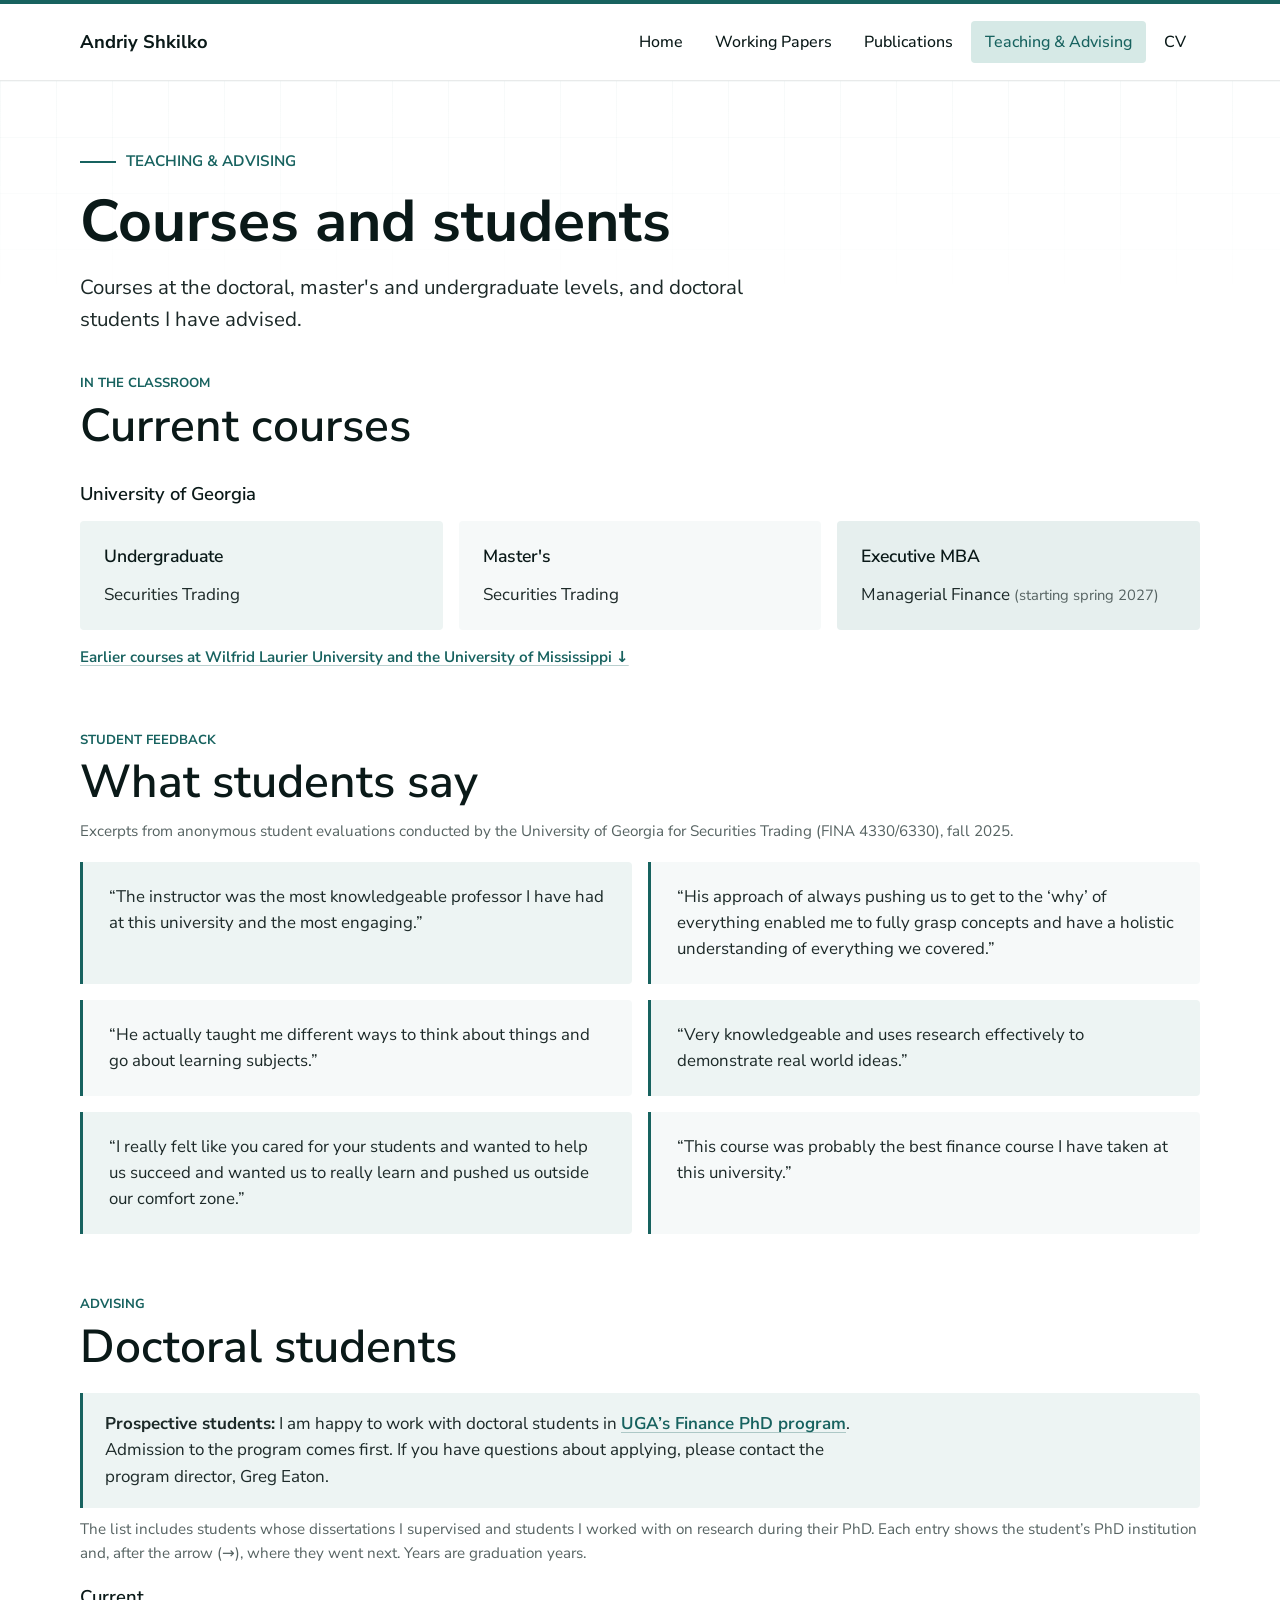
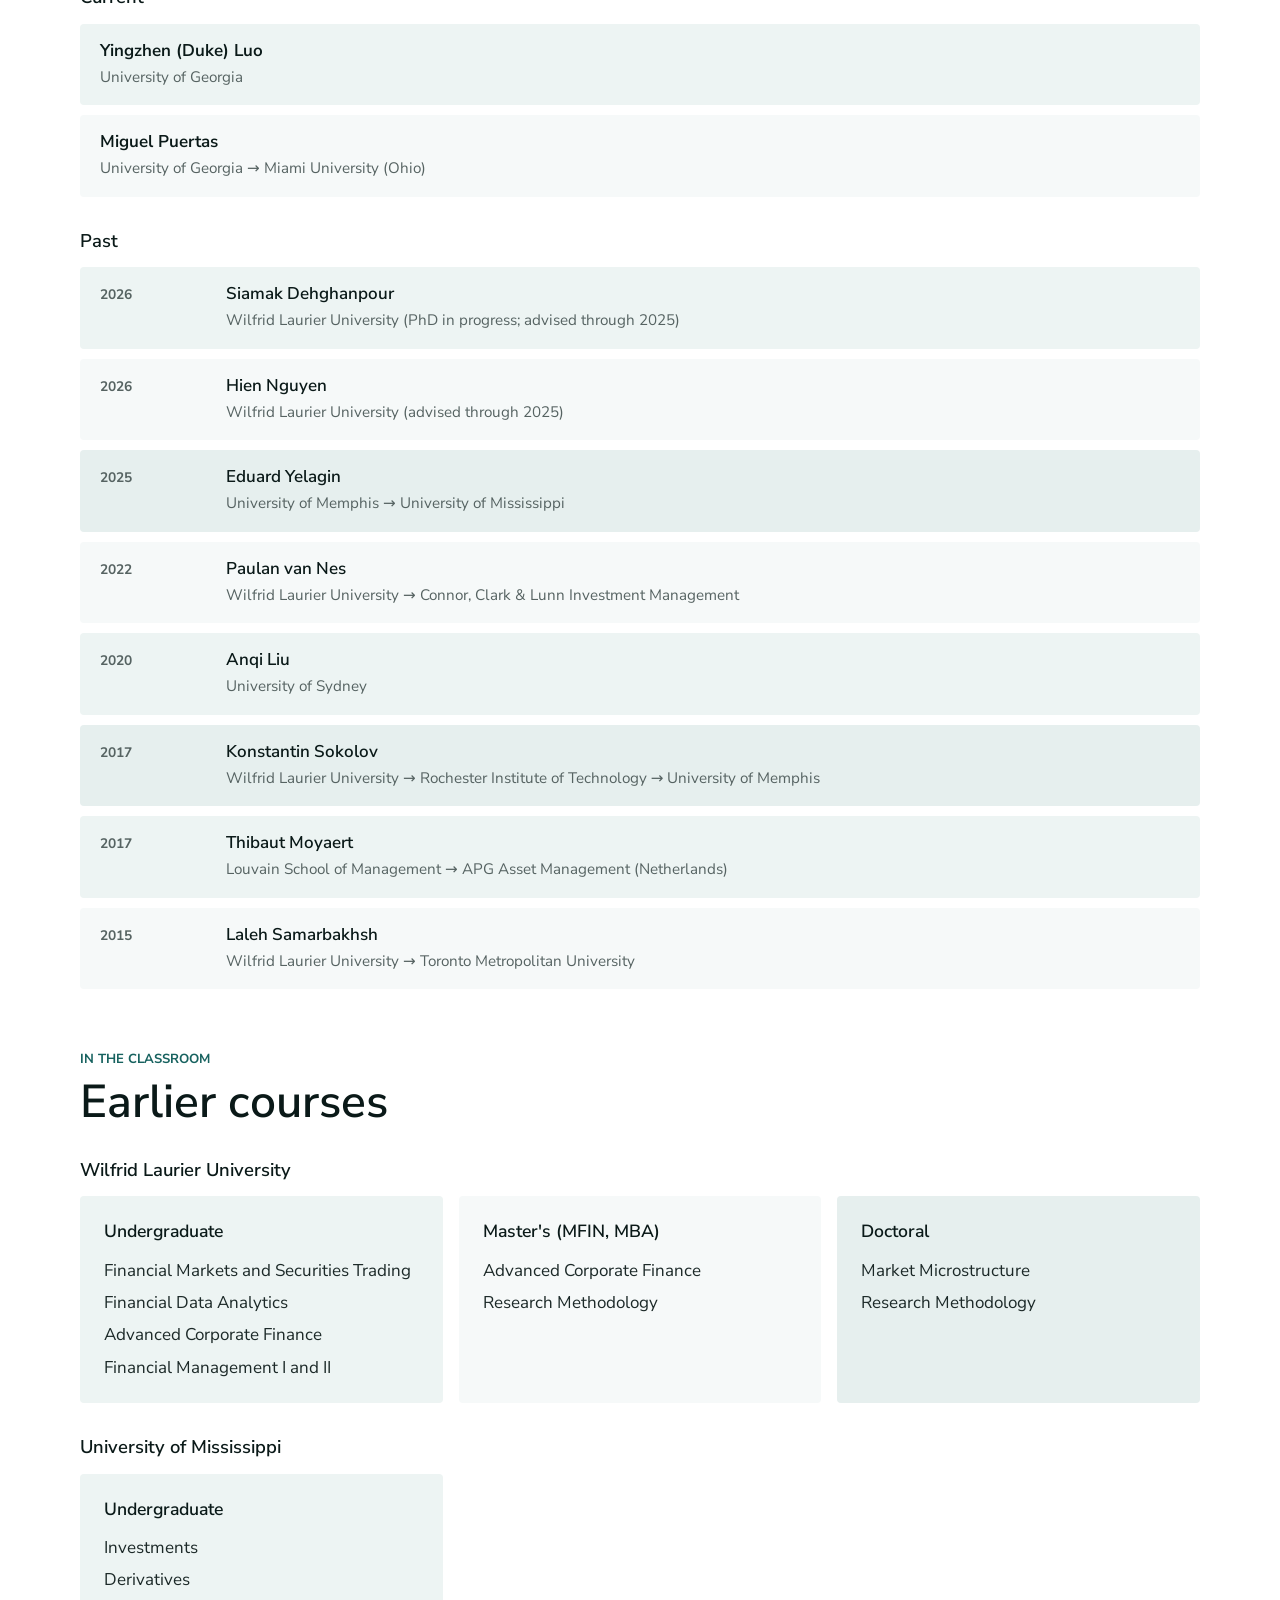
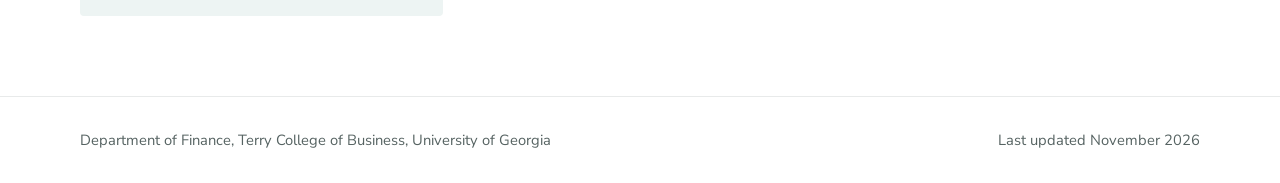
<file: teaching.html>
<!DOCTYPE html>
<html lang="en">
<head>
<meta charset="utf-8">
<meta name="viewport" content="width=device-width, initial-scale=1">
<title>Teaching & Advising | Andriy Shkilko</title>
<meta name="description" content="Courses taught and doctoral students advised by Andriy Shkilko.">
<link rel="preconnect" href="https://fonts.googleapis.com">
<link rel="preconnect" href="https://fonts.gstatic.com" crossorigin>
<link href="https://fonts.googleapis.com/css2?family=Nunito+Sans:wght@400;500;600;700;800&display=swap" rel="stylesheet">
<link rel="stylesheet" href="site.css">
<link rel="icon" href="favicon.ico" sizes="any">
<link rel="icon" href="favicon.svg" type="image/svg+xml">
<link rel="apple-touch-icon" href="apple-touch-icon.png">
<meta name="theme-color" content="#17625f">
<link rel="canonical" href="https://andriyshkilko.com/teaching.html">
<meta property="og:url" content="https://andriyshkilko.com/teaching.html">
<meta property="og:type" content="website">
<meta property="og:site_name" content="Andriy Shkilko">
<meta property="og:title" content="Teaching &amp; Advising | Andriy Shkilko">
<meta property="og:description" content="Courses taught and doctoral students advised by Andriy Shkilko.">
<meta property="og:image" content="https://andriyshkilko.com/share-preview.jpg">
<meta property="og:image:width" content="1200">
<meta property="og:image:height" content="630">
<meta property="og:image:alt" content="Andriy Shkilko, Associate Professor of Finance, Terry College of Business, University of Georgia">
<meta name="twitter:card" content="summary_large_image">
</head>
<body>

<header class="topbar">
  <nav class="shell nav" aria-label="Primary navigation">
    <a class="brand" href="index.html">Andriy Shkilko</a>
    <div class="navlinks">
      <a href="index.html">Home</a>
      <a href="working-papers.html">Working Papers</a>
      <a href="publications.html">Publications</a>
      <a class="active" aria-current="page" href="teaching.html">Teaching &amp; Advising</a>
      <a href="Shkilko-CV.pdf">CV</a>
    </div>
  </nav>
</header>

<section class="hero compact">
  <div class="shell">
    <p class="eyebrow">Teaching &amp; Advising</p>
    <h1>Courses and students</h1>
    <p class="lead">Courses at the doctoral, master's and undergraduate levels, and doctoral students I have advised.</p>
  </div>
</section>

<main class="shell">
<section class="section" id="courses">
  <p class="section-kicker">In the classroom</p>
  <h2>Current courses</h2>
  <h3>University of Georgia</h3>
  <div class="grid3">
    <div class="card">
      <h3>Undergraduate</h3>
      <ul><li>Securities Trading</li></ul>
    </div>
    <div class="card">
      <h3>Master's</h3>
      <ul><li>Securities Trading</li></ul>
    </div>
    <div class="card">
      <h3>Executive MBA</h3>
      <ul><li>Managerial Finance <span class="meta">(starting spring 2027)</span></li></ul>
    </div>
  </div>
  <p class="jump"><a href="#earlier-courses">Earlier courses at Wilfrid Laurier University and the University of Mississippi &darr;</a></p>
</section>

<section class="section" id="students-say">
  <p class="section-kicker">Student feedback</p>
  <h2>What students say</h2>
  <p class="legend">Excerpts from anonymous student evaluations conducted by the University of Georgia for Securities Trading (FINA 4330/6330), fall 2025.</p>
  <div class="quotes">
    <blockquote class="quote"><p>The instructor was the most knowledgeable professor I have had at this university and the most engaging.</p></blockquote>
    <blockquote class="quote"><p>His approach of always pushing us to get to the &lsquo;why&rsquo; of everything enabled me to fully grasp concepts and have a holistic understanding of everything we covered.</p></blockquote>
    <blockquote class="quote"><p>He actually taught me different ways to think about things and go about learning subjects.</p></blockquote>
    <blockquote class="quote"><p>Very knowledgeable and uses research effectively to demonstrate real world ideas.</p></blockquote>
    <blockquote class="quote"><p>I really felt like you cared for your students and wanted to help us succeed and wanted us to really learn and pushed us outside our comfort zone.</p></blockquote>
    <blockquote class="quote"><p>This course was probably the best finance course I have taken at this university.</p></blockquote>
  </div>
</section>

<section class="section" id="students">
  <p class="section-kicker">Advising</p>
  <h2>Doctoral students</h2>
  <div class="card prospective">
    <p><strong>Prospective students:</strong> I am happy to work with doctoral students in <a href="https://www.terry.uga.edu/phd/finance/">UGA&rsquo;s Finance PhD program</a>. Admission to the program comes first. If you have questions about applying, please contact the program director, Greg Eaton.</p>
  </div>
  <p class="legend">The list includes students whose dissertations I supervised and students I worked with on research during their PhD. Each entry shows the student&rsquo;s PhD institution and, after the arrow (&rarr;), where they went next. Years are graduation years.</p>
  <h3>Current</h3>
  <ul class="rows">
    <li class="row"><strong>Yingzhen (Duke) Luo</strong><span class="meta">University of Georgia</span></li>
    <li class="row"><strong>Miguel Puertas</strong><span class="meta">University of Georgia &rarr; Miami University (Ohio)</span></li>
  </ul>
  <h3>Past</h3>
  <ul class="rows">
    <li class="row dated"><span class="when">2026</span><span><strong>Siamak Dehghanpour</strong><span class="meta">Wilfrid Laurier University (PhD in progress; advised through 2025)</span></span></li>
    <li class="row dated"><span class="when">2026</span><span><strong>Hien Nguyen</strong><span class="meta">Wilfrid Laurier University (advised through 2025)</span></span></li>
    <li class="row dated"><span class="when">2025</span><span><strong>Eduard Yelagin</strong><span class="meta">University of Memphis &rarr; University of Mississippi</span></span></li>
    <li class="row dated"><span class="when">2022</span><span><strong>Paulan van Nes</strong><span class="meta">Wilfrid Laurier University &rarr; Connor, Clark &amp; Lunn Investment Management</span></span></li>
    <li class="row dated"><span class="when">2020</span><span><strong>Anqi Liu</strong><span class="meta">University of Sydney</span></span></li>
    <li class="row dated"><span class="when">2017</span><span><strong>Konstantin Sokolov</strong><span class="meta">Wilfrid Laurier University &rarr; Rochester Institute of Technology &rarr; University of Memphis</span></span></li>
    <li class="row dated"><span class="when">2017</span><span><strong>Thibaut Moyaert</strong><span class="meta">Louvain School of Management &rarr; APG Asset Management (Netherlands)</span></span></li>
    <li class="row dated"><span class="when">2015</span><span><strong>Laleh Samarbakhsh</strong><span class="meta">Wilfrid Laurier University &rarr; Toronto Metropolitan University</span></span></li>
  </ul>
</section>

<section class="section" id="earlier-courses">
  <p class="section-kicker">In the classroom</p>
  <h2>Earlier courses</h2>
  <h3>Wilfrid Laurier University</h3>
  <div class="grid3">
    <div class="card">
      <h3>Undergraduate</h3>
      <ul><li>Financial Markets and Securities Trading</li><li>Financial Data Analytics</li><li>Advanced Corporate Finance</li><li>Financial Management I and II</li></ul>
    </div>
    <div class="card">
      <h3>Master's (MFIN, MBA)</h3>
      <ul><li>Advanced Corporate Finance</li><li>Research Methodology</li></ul>
    </div>
    <div class="card">
      <h3>Doctoral</h3>
      <ul><li>Market Microstructure</li><li>Research Methodology</li></ul>
    </div>
  </div>
  <h3>University of Mississippi</h3>
  <div class="grid3">
    <div class="card">
      <h3>Undergraduate</h3>
      <ul><li>Investments</li><li>Derivatives</li></ul>
    </div>
  </div>
</section>
</main>

<footer>
  <div class="shell footer-row">
    <span>Department of Finance, Terry College of Business, University of Georgia</span>
    <span>Last updated November 2026</span>
  </div>
</footer>

</body>
</html>
</file>
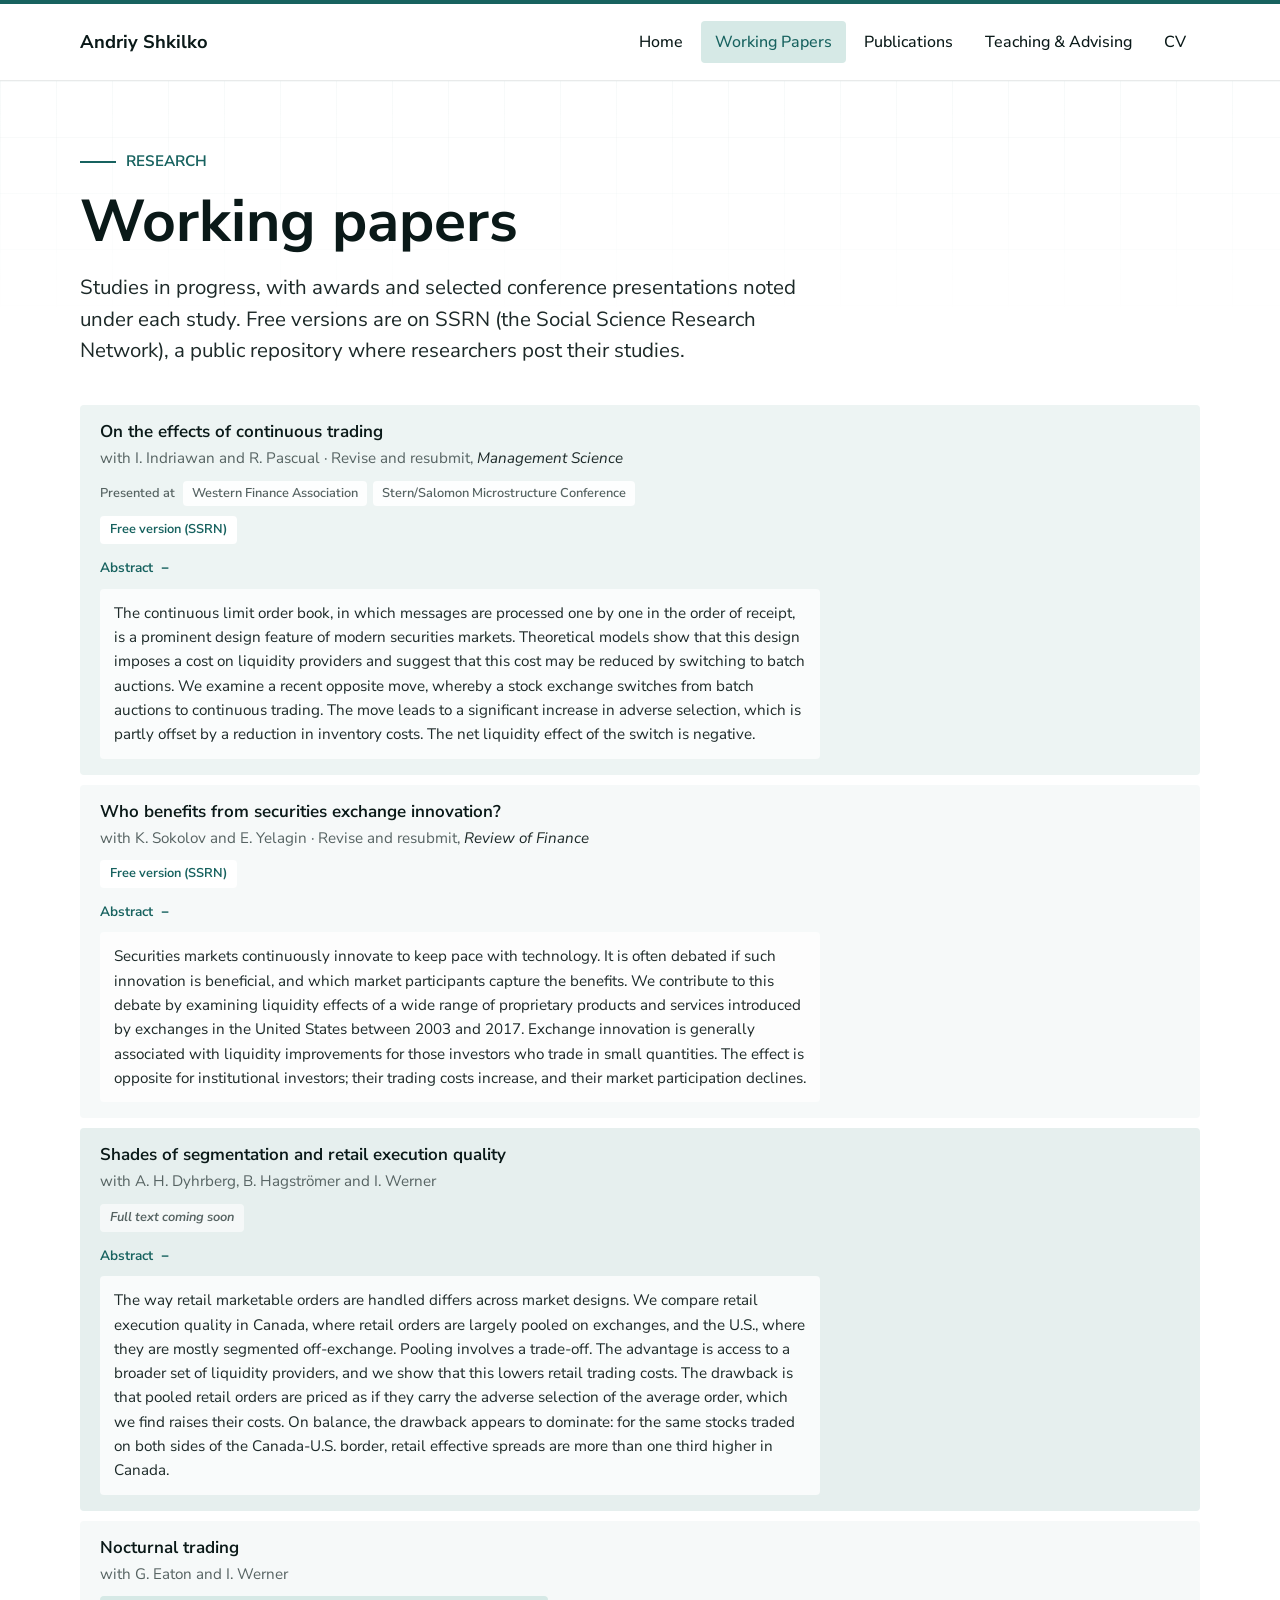
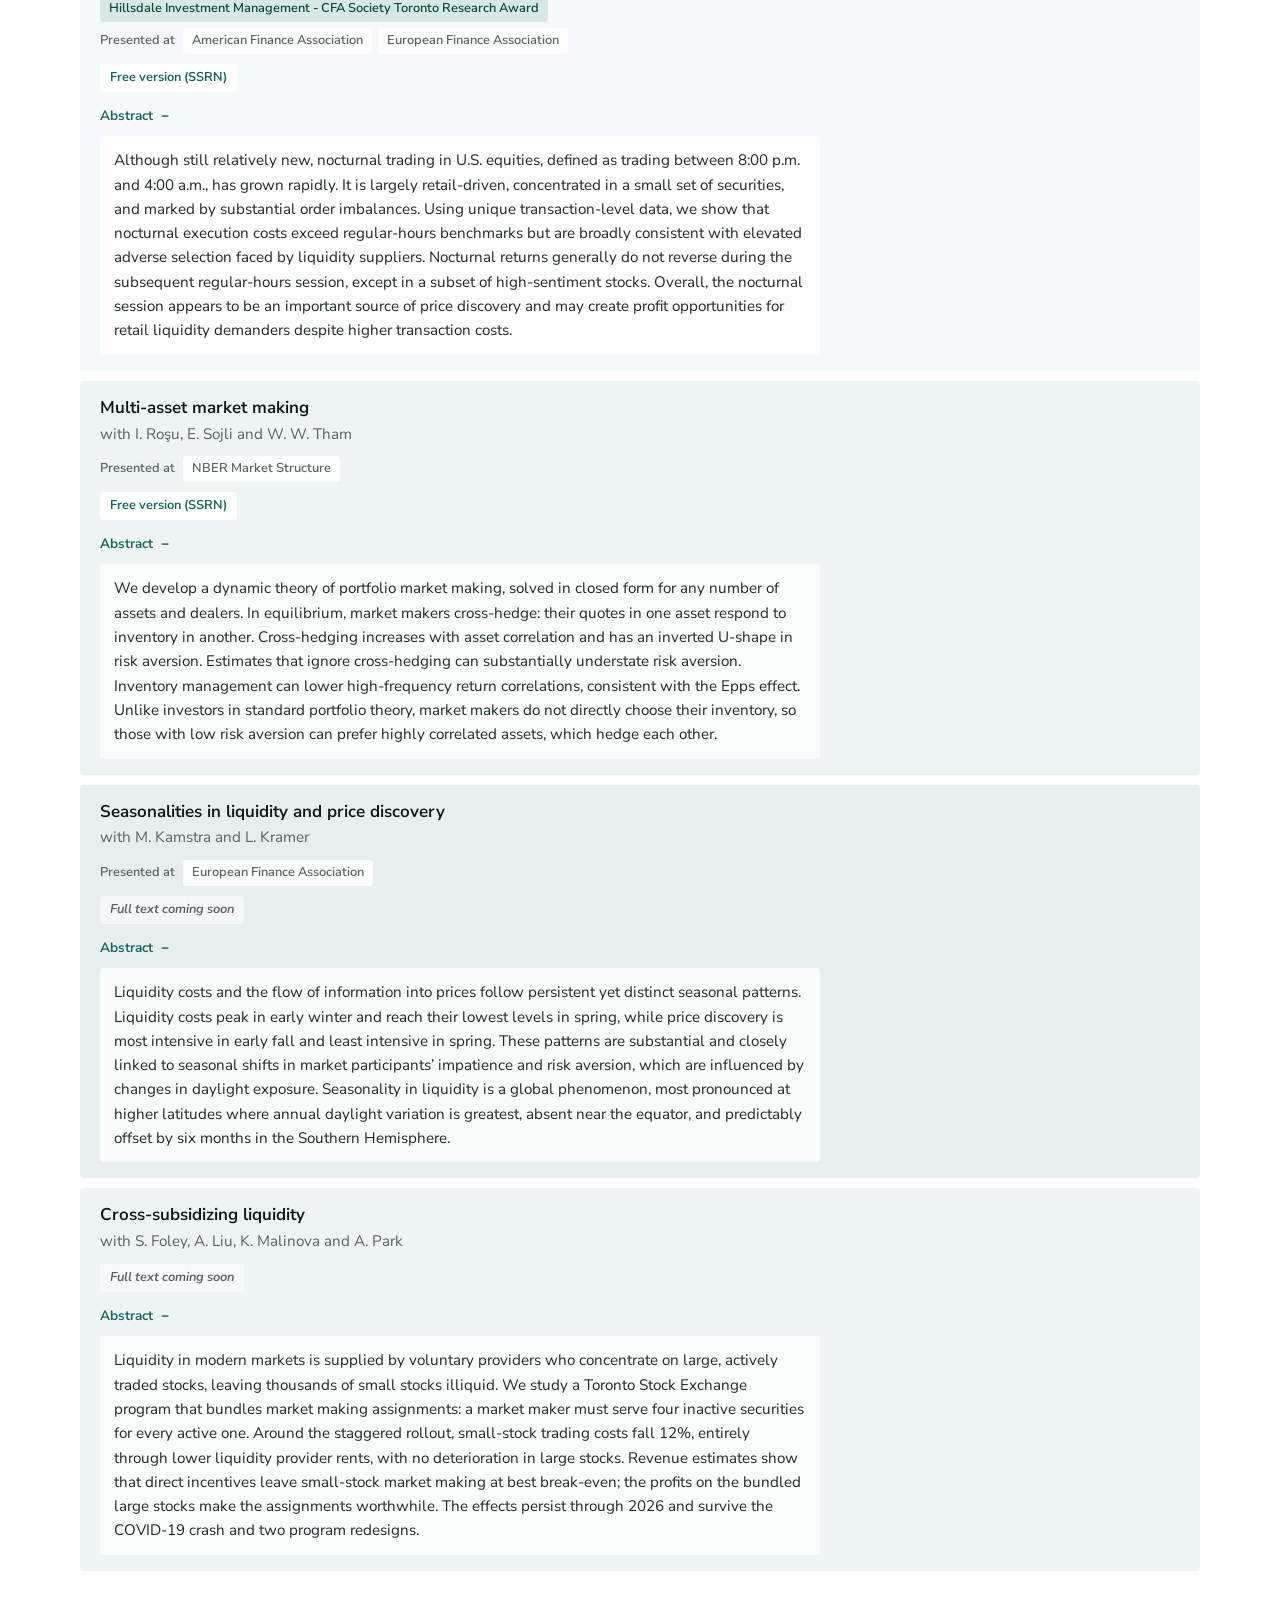
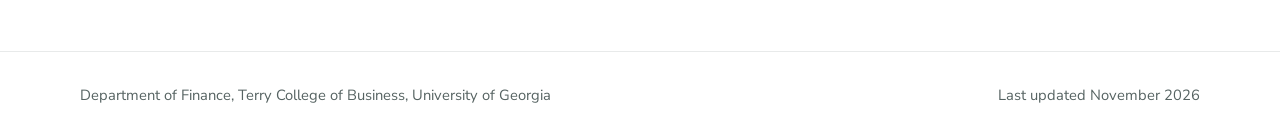
<file: working-papers.html>
<!DOCTYPE html>
<html lang="en">
<head>
<meta charset="utf-8">
<meta name="viewport" content="width=device-width, initial-scale=1">
<title>Working Papers | Andriy Shkilko</title>
<meta name="description" content="Studies in progress by Andriy Shkilko on securities trading and market structure.">
<link rel="preconnect" href="https://fonts.googleapis.com">
<link rel="preconnect" href="https://fonts.gstatic.com" crossorigin>
<link href="https://fonts.googleapis.com/css2?family=Nunito+Sans:wght@400;500;600;700;800&display=swap" rel="stylesheet">
<link rel="stylesheet" href="site.css">
<link rel="icon" href="favicon.ico" sizes="any">
<link rel="icon" href="favicon.svg" type="image/svg+xml">
<link rel="apple-touch-icon" href="apple-touch-icon.png">
<meta name="theme-color" content="#17625f">
<link rel="canonical" href="https://andriyshkilko.com/working-papers.html">
<meta property="og:url" content="https://andriyshkilko.com/working-papers.html">
<meta property="og:type" content="website">
<meta property="og:site_name" content="Andriy Shkilko">
<meta property="og:title" content="Working Papers | Andriy Shkilko">
<meta property="og:description" content="Studies in progress by Andriy Shkilko on securities trading and market structure.">
<meta property="og:image" content="https://andriyshkilko.com/share-preview.jpg">
<meta property="og:image:width" content="1200">
<meta property="og:image:height" content="630">
<meta property="og:image:alt" content="Andriy Shkilko, Associate Professor of Finance, Terry College of Business, University of Georgia">
<meta name="twitter:card" content="summary_large_image">
</head>
<body>

<header class="topbar">
  <nav class="shell nav" aria-label="Primary navigation">
    <a class="brand" href="index.html">Andriy Shkilko</a>
    <div class="navlinks">
      <a href="index.html">Home</a>
      <a class="active" aria-current="page" href="working-papers.html">Working Papers</a>
      <a href="publications.html">Publications</a>
      <a href="teaching.html">Teaching &amp; Advising</a>
      <a href="Shkilko-CV.pdf">CV</a>
    </div>
  </nav>
</header>

<section class="hero compact">
  <div class="shell">
    <p class="eyebrow">Research</p>
    <h1>Working papers</h1>
    <p class="lead">Studies in progress, with awards and selected conference presentations noted under each study. Free versions are on SSRN (the Social Science Research Network), a public repository where researchers post their studies.</p>
  </div>
</section>

<main class="shell">
<section class="section" id="working-papers">
  <ol class="rows">
    <li class="row"><strong>On the effects of continuous trading</strong>
      <span class="meta">with I. Indriawan and R. Pascual &middot; Revise and resubmit, <span class="journal">Management Science</span></span>
      <div class="tags"><span class="tag-label">Presented at</span><span class="tag">Western Finance Association</span><span class="tag">Stern/Salomon Microstructure Conference</span></div>
      <div class="paper-actions"><a class="pill" href="https://papers.ssrn.com/sol3/papers.cfm?abstract_id=3707154">Free version (SSRN)</a></div>
      <details class="abstract" open><summary>Abstract</summary><p>The continuous limit order book, in which messages are processed one by one in the order of receipt, is a prominent design feature of modern securities markets. Theoretical models show that this design imposes a cost on liquidity providers and suggest that this cost may be reduced by switching to batch auctions. We examine a recent opposite move, whereby a stock exchange switches from batch auctions to continuous trading. The move leads to a significant increase in adverse selection, which is partly offset by a reduction in inventory costs. The net liquidity effect of the switch is negative.</p></details></li>
    <li class="row"><strong>Who benefits from securities exchange innovation?</strong>
      <span class="meta">with K. Sokolov and E. Yelagin &middot; Revise and resubmit, <span class="journal">Review of Finance</span></span>
      <div class="paper-actions"><a class="pill" href="https://papers.ssrn.com/sol3/papers.cfm?abstract_id=4260872">Free version (SSRN)</a></div>
      <details class="abstract" open><summary>Abstract</summary><p>Securities markets continuously innovate to keep pace with technology. It is often debated if such innovation is beneficial, and which market participants capture the benefits. We contribute to this debate by examining liquidity effects of a wide range of proprietary products and services introduced by exchanges in the United States between 2003 and 2017. Exchange innovation is generally associated with liquidity improvements for those investors who trade in small quantities. The effect is opposite for institutional investors; their trading costs increase, and their market participation declines.</p></details></li>
    <li class="row"><strong>Shades of segmentation and retail execution quality</strong>
      <span class="meta">with A. H. Dyhrberg, B. Hagströmer and I. Werner</span>
      <div class="paper-actions"><span class="pill soon">Full text coming soon</span></div>
      <details class="abstract" open><summary>Abstract</summary><p>The way retail marketable orders are handled differs across market designs. We compare retail execution quality in Canada, where retail orders are largely pooled on exchanges, and the U.S., where they are mostly segmented off-exchange. Pooling involves a trade-off. The advantage is access to a broader set of liquidity providers, and we show that this lowers retail trading costs. The drawback is that pooled retail orders are priced as if they carry the adverse selection of the average order, which we find raises their costs. On balance, the drawback appears to dominate: for the same stocks traded on both sides of the Canada-U.S. border, retail effective spreads are more than one third higher in Canada.</p></details></li>
    <li class="row"><strong>Nocturnal trading</strong>
      <span class="meta">with G. Eaton and I. Werner</span>
      <div class="tags"><span class="tag award">Hillsdale Investment Management - CFA Society Toronto Research Award</span></div><div class="tags"><span class="tag-label">Presented at</span><span class="tag">American Finance Association</span><span class="tag">European Finance Association</span></div>
      <div class="paper-actions"><a class="pill" href="https://papers.ssrn.com/sol3/papers.cfm?abstract_id=5181159">Free version (SSRN)</a></div>
      <details class="abstract" open><summary>Abstract</summary><p>Although still relatively new, nocturnal trading in U.S. equities, defined as trading between 8:00 p.m. and 4:00 a.m., has grown rapidly. It is largely retail-driven, concentrated in a small set of securities, and marked by substantial order imbalances. Using unique transaction-level data, we show that nocturnal execution costs exceed regular-hours benchmarks but are broadly consistent with elevated adverse selection faced by liquidity suppliers. Nocturnal returns generally do not reverse during the subsequent regular-hours session, except in a subset of high-sentiment stocks. Overall, the nocturnal session appears to be an important source of price discovery and may create profit opportunities for retail liquidity demanders despite higher transaction costs.</p></details></li>
    <li class="row"><strong>Multi-asset market making</strong>
      <span class="meta">with I. Roşu, E. Sojli and W. W. Tham</span>
      <div class="tags"><span class="tag-label">Presented at</span><span class="tag">NBER Market Structure</span></div>
      <div class="paper-actions"><a class="pill" href="https://papers.ssrn.com/sol3/papers.cfm?abstract_id=7699358">Free version (SSRN)</a></div>
      <details class="abstract" open><summary>Abstract</summary><p>We develop a dynamic theory of portfolio market making, solved in closed form for any number of assets and dealers. In equilibrium, market makers cross-hedge: their quotes in one asset respond to inventory in another. Cross-hedging increases with asset correlation and has an inverted U-shape in risk aversion. Estimates that ignore cross-hedging can substantially understate risk aversion. Inventory management can lower high-frequency return correlations, consistent with the Epps effect. Unlike investors in standard portfolio theory, market makers do not directly choose their inventory, so those with low risk aversion can prefer highly correlated assets, which hedge each other.</p></details></li>
    <li class="row"><strong>Seasonalities in liquidity and price discovery</strong>
      <span class="meta">with M. Kamstra and L. Kramer</span>
      <div class="tags"><span class="tag-label">Presented at</span><span class="tag">European Finance Association</span></div>
      <div class="paper-actions"><span class="pill soon">Full text coming soon</span></div>
      <details class="abstract" open><summary>Abstract</summary><p>Liquidity costs and the flow of information into prices follow persistent yet distinct seasonal patterns. Liquidity costs peak in early winter and reach their lowest levels in spring, while price discovery is most intensive in early fall and least intensive in spring. These patterns are substantial and closely linked to seasonal shifts in market participants’ impatience and risk aversion, which are influenced by changes in daylight exposure. Seasonality in liquidity is a global phenomenon, most pronounced at higher latitudes where annual daylight variation is greatest, absent near the equator, and predictably offset by six months in the Southern Hemisphere.</p></details></li>
    <li class="row"><strong>Cross-subsidizing liquidity</strong>
      <span class="meta">with S. Foley, A. Liu, K. Malinova and A. Park</span>
      <div class="paper-actions"><span class="pill soon">Full text coming soon</span></div>
      <details class="abstract" open><summary>Abstract</summary><p>Liquidity in modern markets is supplied by voluntary providers who concentrate on large, actively traded stocks, leaving thousands of small stocks illiquid. We study a Toronto Stock Exchange program that bundles market making assignments: a market maker must serve four inactive securities for every active one. Around the staggered rollout, small-stock trading costs fall 12%, entirely through lower liquidity provider rents, with no deterioration in large stocks. Revenue estimates show that direct incentives leave small-stock market making at best break-even; the profits on the bundled large stocks make the assignments worthwhile. The effects persist through 2026 and survive the COVID-19 crash and two program redesigns.</p></details></li>
  </ol>
</section>
</main>

<footer>
  <div class="shell footer-row">
    <span>Department of Finance, Terry College of Business, University of Georgia</span>
    <span>Last updated November 2026</span>
  </div>
</footer>

</body>
</html>
</file>
<file: site.css>
/* Layout and components follow microstructure.exchange; palette is "spruce",
   a deep blue-leaning green with pale green-grey blocks. */
:root {
  --ink: #0a1918;
  --body: #1c2928;
  --muted: #566362;
  --accent: #17625f;       /* spruce */
  --accent-dark: #0f4441;
  --block-1: #edf4f3;
  --block-2: #f6f9f9;
  --block-3: #e6efee;
  --chip: #d6e9e6;
  --line: rgba(10, 25, 24, 0.09);
  --radius: 4px;
}

* { box-sizing: border-box; }
html { scroll-behavior: smooth; }
@media (prefers-reduced-motion: reduce) { html { scroll-behavior: auto; } }

body {
  margin: 0; background: #fff; color: var(--ink);
  font-family: "Nunito Sans", system-ui, -apple-system, "Segoe UI", sans-serif;
  font-size: 17px; line-height: 1.55;
}

a { color: var(--accent); font-weight: 650; text-decoration-color: rgba(23, 98, 95, 0.3);
  text-decoration-thickness: 1px; text-underline-offset: 3px; }
a:hover { color: var(--accent-dark); text-decoration-color: rgba(23, 98, 95, 0.7); }
a:focus-visible { outline: 2px solid var(--accent); outline-offset: 2px; border-radius: 2px; }

.shell { width: min(1120px, calc(100% - 40px)); margin: 0 auto; }

/* Top bar: a thin accent rule over a white bar */
.topbar { position: sticky; top: 0; z-index: 20; background: rgba(255, 255, 255, 0.95);
  border-top: 4px solid var(--accent); border-bottom: 1px solid var(--line); backdrop-filter: blur(18px); }
.nav { min-height: 76px; display: flex; align-items: center; justify-content: space-between; gap: 24px; }
.brand { color: var(--ink); text-decoration: none; font-weight: 700; font-size: 1.15rem; }
.brand:hover { color: var(--accent); }
.navlinks { margin-left: auto; display: flex; gap: 4px; flex-wrap: wrap; justify-content: flex-end; }
.navlinks a { color: var(--ink); font-weight: 500; font-size: 1rem; padding: 9px 14px; border-radius: var(--radius); text-decoration: none; }
.navlinks a:hover { background: var(--chip); color: var(--accent-dark); }
.navlinks a.active { background: var(--chip); color: var(--accent); }

/* Hero */
.hero { position: relative; overflow: hidden; padding: 80px 0 56px; }
.hero.compact { padding: 64px 0 30px; }
.hero::before { content: ""; position: absolute; inset: 0; pointer-events: none; opacity: 0.5;
  background-image: linear-gradient(rgba(23, 98, 95, 0.07) 1px, transparent 1px),
                    linear-gradient(90deg, rgba(23, 98, 95, 0.07) 1px, transparent 1px);
  background-size: 56px 56px; mask-image: linear-gradient(180deg, #000 0, transparent 78%); }
.hero-layout { position: relative; display: grid; grid-template-columns: minmax(0, 1fr) minmax(300px, 1fr); gap: 40px; align-items: center; }
.hero .shell { position: relative; }
.eyebrow { display: inline-flex; align-items: center; gap: 10px; margin: 0 0 18px; color: var(--accent);
  font-size: 0.95rem; font-weight: 650; text-transform: uppercase; }
.eyebrow::before { content: ""; width: 36px; height: 2px; background: var(--accent); }
h1, h2, h3 { margin: 0; font-weight: 600; }
h1 { font-size: clamp(2.6rem, 5.4vw, 4.8rem); font-weight: 700; line-height: 1.02; }
.hero.compact h1 { font-size: clamp(2.3rem, 4.6vw, 4rem); }
.lead { margin: 20px 0 0; max-width: 720px; color: var(--body); font-size: clamp(1.1rem, 1.6vw, 1.3rem); }
.role { margin: 14px 0 0; color: var(--muted); font-size: 1.08rem; }

.interests { display: flex; flex-wrap: wrap; gap: 8px; margin-top: 24px; padding: 0; list-style: none; }
.interests li { padding: 6px 12px; border-radius: var(--radius); background: var(--block-1); color: var(--body); font-size: 0.92rem; font-weight: 600; }

.hero-panel { background: var(--block-1); border-radius: var(--radius); padding: 24px;
  display: grid; grid-template-columns: 180px 1fr; gap: 24px; align-items: center; }
.hero-panel img { width: 180px; height: 180px; object-fit: cover; border-radius: var(--radius); display: block; }
.panel-label { display: block; color: var(--muted); font-size: 0.82rem; font-weight: 650; text-transform: uppercase; }
.panel-email { display: block; margin-top: 6px; font-size: 1.02rem; }
.panel-office { display: block; margin-top: 2px; color: var(--muted); font-size: 0.92rem; }
.pills { display: flex; gap: 8px; flex-wrap: wrap; margin-top: 14px; }
.pill { display: inline-flex; align-items: center; min-height: 32px; padding: 6px 12px; border-radius: var(--radius);
  background: #fff; color: var(--accent); font-size: 0.86rem; font-weight: 650; text-decoration: none; white-space: nowrap; }
.pill:hover { background: var(--chip); color: var(--accent-dark); }

/* Sections */
main { padding: 8px 0 80px; }
.section { scroll-margin-top: 100px; margin-top: 60px; }
.section:first-child { margin-top: 0; }
.section-kicker { margin: 0 0 8px; color: var(--accent); font-size: 0.82rem; font-weight: 700; text-transform: uppercase; }
h2 { font-size: clamp(1.9rem, 3.6vw, 2.9rem); line-height: 1.05; margin-bottom: 22px; }
h3 { font-size: 1.15rem; margin: 30px 0 12px; }
.subnav { display: flex; gap: 8px; flex-wrap: wrap; margin-top: 22px; }

.card { background: var(--block-1); border-radius: var(--radius); padding: 26px 28px; }
.card p { margin: 0; color: var(--body); max-width: 76ch; }
.card p + p { margin-top: 14px; }

/* Landing cards (home page), after the TME home page */
.landing { display: grid; grid-template-columns: repeat(3, minmax(0, 1fr)); gap: 16px; }
.landing a { display: grid; align-content: space-between; min-height: 140px; padding: 22px; border-radius: var(--radius);
  background: var(--block-1); color: var(--ink); text-decoration: none; border-top: 3px solid var(--accent); }
.landing a:nth-child(2) { background: var(--block-2); }
.landing a:nth-child(3) { background: var(--block-3); }
.landing a:hover { background: var(--chip); }
.landing strong { font-size: 1.25rem; font-weight: 650; }
.landing span { margin-top: 12px; color: var(--muted); font-weight: 400; }

/* Paper rows, after the TME talk archive */
.rows { display: grid; gap: 10px; margin: 0; padding: 0; list-style: none; }
.row { background: var(--block-1); border-radius: var(--radius); padding: 16px 20px; }
.row:nth-child(2n) { background: var(--block-2); }
.row:nth-child(3n) { background: var(--block-3); }
.row strong { display: block; font-weight: 650; line-height: 1.35; }
.row .meta { display: block; margin-top: 3px; color: var(--muted); font-size: 0.95rem; }
.row .journal { font-style: italic; color: var(--body); }
.tags { display: flex; flex-wrap: wrap; gap: 6px; margin-top: 10px; }
.tag { display: inline-block; padding: 3px 9px; border-radius: var(--radius); background: rgba(255, 255, 255, 0.9);
  color: var(--muted); font-size: 0.8rem; font-weight: 600; }
.tag.award { color: var(--accent-dark); background: var(--chip); }

.dated { display: grid; grid-template-columns: 110px minmax(0, 1fr); gap: 16px; align-items: baseline; }
.dated .when { color: var(--muted); font-size: 0.86rem; font-weight: 700; text-transform: uppercase; font-variant-numeric: tabular-nums; }

.grid3 { display: grid; grid-template-columns: repeat(3, minmax(0, 1fr)); gap: 16px; }
.grid3 .card { padding: 22px 24px; }
.grid3 .card:nth-child(2) { background: var(--block-2); }
.grid3 .card:nth-child(3) { background: var(--block-3); }
.grid3 h3 { margin: 0 0 12px; font-size: 1.1rem; }
.grid3 ul { margin: 0; padding: 0; list-style: none; display: grid; gap: 6px; color: var(--body); }

footer { padding: 32px 0; border-top: 1px solid var(--line); color: var(--muted); font-size: 0.92rem; }
.footer-row { display: flex; justify-content: space-between; align-items: center; gap: 18px; flex-wrap: wrap; }

@media (max-width: 900px) {
  .nav { flex-direction: column; align-items: flex-start; padding: 14px 0; gap: 10px; }
  .navlinks { justify-content: flex-start; margin-left: 0; }
  .topbar { position: static; }
  .hero { padding-top: 48px; }
  .hero-layout, .grid3, .landing { grid-template-columns: 1fr; }
  .hero-panel { max-width: 520px; }
  .landing a { min-height: 0; }
}
@media (max-width: 620px) {
  .shell { width: calc(100% - 28px); }
  .navlinks a { padding: 7px 9px; font-size: 0.92rem; }
  .hero-panel { grid-template-columns: 120px 1fr; padding: 18px; }
  .hero-panel img { width: 120px; height: 120px; }
  .dated { grid-template-columns: 1fr; gap: 2px; }
}
.subnav .pill { background: var(--block-1); }
.subnav .pill:hover { background: var(--chip); }
h3[id] { scroll-margin-top: 100px; }
.section > h3:first-child { margin-top: 0; }
.legend { margin: -8px 0 6px; color: var(--muted); font-size: 0.95rem; }
.legend + h3 { margin-top: 18px; }
.row.dated strong { font-weight: 600; }
.grid3 .meta { color: var(--muted); font-size: 0.92rem; }
.quotes { display: grid; grid-template-columns: repeat(2, minmax(0, 1fr)); gap: 16px; margin-top: 18px; }
.quote { margin: 0; padding: 22px 24px 22px 26px; border-left: 3px solid var(--accent); background: var(--block-1); border-radius: 0 var(--radius) var(--radius) 0; }
.quote:nth-child(4n+2), .quote:nth-child(4n+3) { background: var(--block-2); }
.quote p { margin: 0; color: var(--body); font-size: 1.05rem; line-height: 1.55; }
.quote p::before { content: "\201C"; }
.quote p::after { content: "\201D"; }
@media (max-width: 900px) { .quotes { grid-template-columns: 1fr; } }
.jump { margin: 16px 0 0; font-size: 0.95rem; }
.paper-actions { display: flex; flex-wrap: wrap; gap: 6px; margin-top: 10px; }
.paper-actions .pill { min-height: 28px; padding: 4px 10px; font-size: 0.8rem; }
.row details.abstract { margin-top: 10px; }
.row details.abstract summary { display: inline-flex; align-items: center; gap: 8px; cursor: pointer; list-style: none;
  color: var(--accent); font-size: 0.85rem; font-weight: 650; }
.row details.abstract summary::-webkit-details-marker { display: none; }
.row details.abstract summary::after { content: "+"; font-weight: 800; }
.row details.abstract[open] summary::after { content: "\2212"; }
.row details.abstract p { margin: 8px 0 0; padding: 12px 14px; background: rgba(255, 255, 255, 0.75); border-radius: var(--radius);
  color: var(--body); font-size: 0.95rem; line-height: 1.6; max-width: 80ch; }
.tag-label { align-self: center; margin-right: 2px; color: var(--muted); font-size: 0.8rem; font-weight: 600; }
.tags + .tags { margin-top: 6px; }
.landing { grid-template-columns: repeat(auto-fit, minmax(230px, 1fr)); }
.landing a:nth-child(4) { background: var(--block-2); }
.landing a { align-content: start; }
.pill.soon { color: var(--muted); background: rgba(255, 255, 255, 0.6); font-style: italic; cursor: default; }
a.tag.policy { color: var(--accent-dark); text-decoration: underline; text-decoration-color: rgba(23, 98, 95, 0.35); text-underline-offset: 2px; }
a.tag.policy:hover { background: var(--chip); }
.card.prospective { margin-bottom: 18px; border-left: 3px solid var(--accent); border-radius: 0 var(--radius) var(--radius) 0; padding: 18px 22px; }
.grid2 { display: grid; grid-template-columns: repeat(2, minmax(0, 1fr)); gap: 16px; }
.grid2 .card:nth-child(2) { background: var(--block-2); }
.grid2 h3 { margin: 0 0 12px; font-size: 1.1rem; }
.grid2 ul { margin: 0; padding-left: 18px; display: grid; gap: 8px; color: var(--body); }
@media (max-width: 900px) { .grid2 { grid-template-columns: 1fr; } }
</file>
